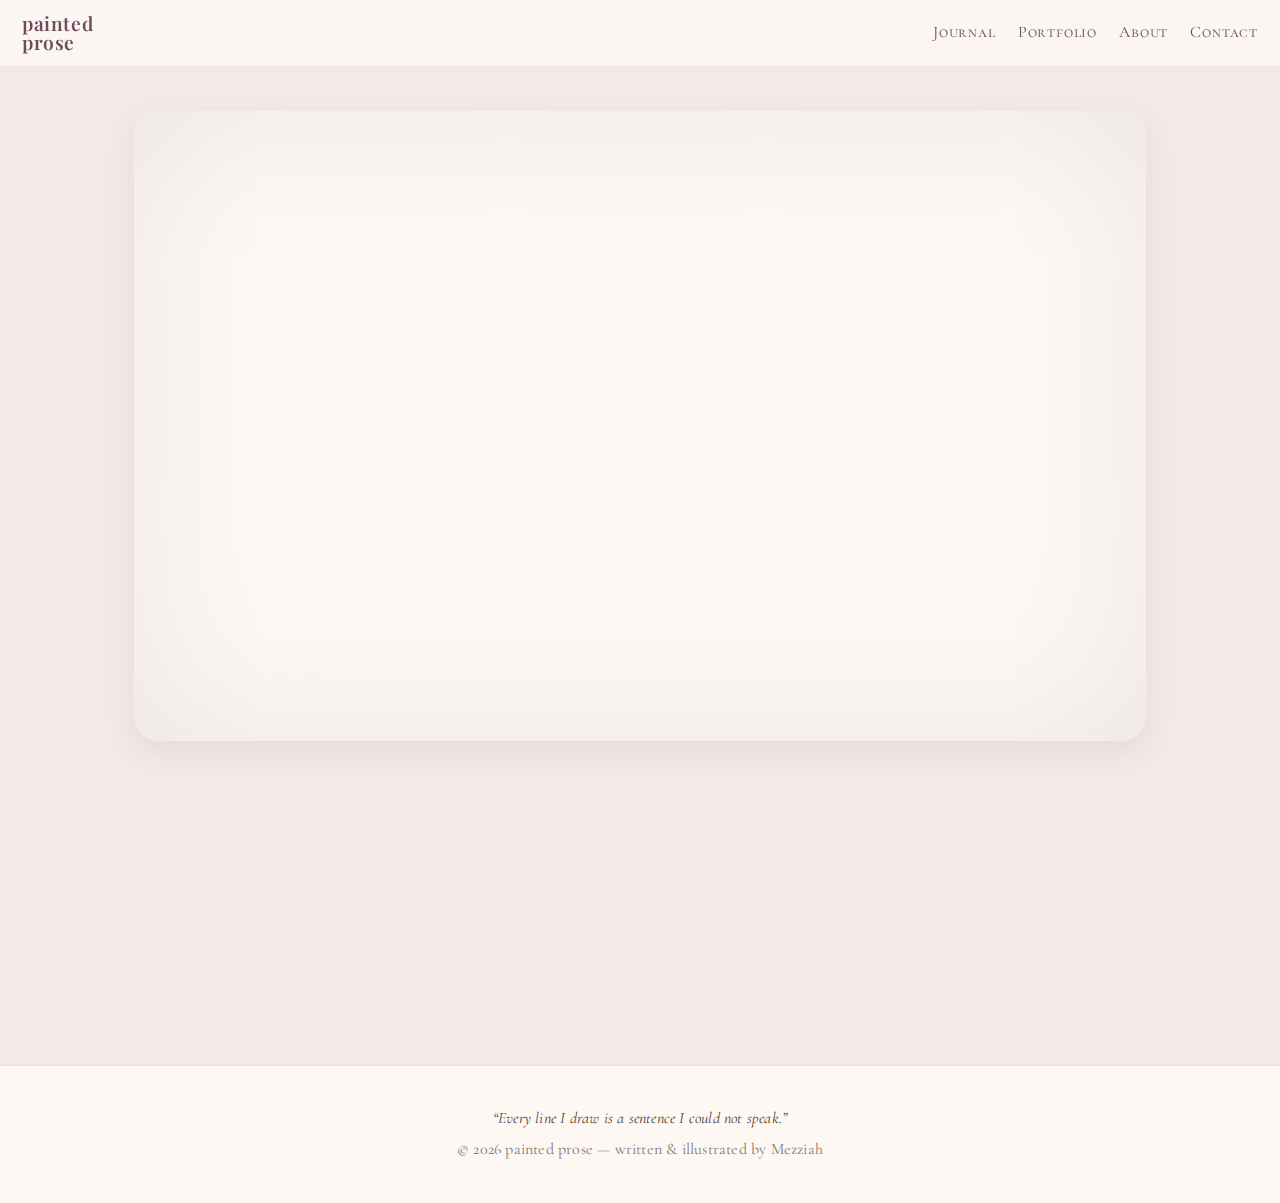
<file: index.html>
<!doctype html>
<html lang="en">
<head>
  <meta charset="UTF-8" />
  <meta name="viewport" content="width=device-width, initial-scale=1" />
  <meta name="description" content="painted prose — an illustrated diary by Mezziah" />
  <link rel="preconnect" href="https://fonts.googleapis.com">
  <link rel="preconnect" href="https://fonts.gstatic.com" crossorigin>
  <link href="https://fonts.googleapis.com/css2?family=Playfair+Display:ital,wght@0,400;0,600;1,400&family=Cormorant+Garamond:ital,wght@0,400;0,500;1,400&display=swap" rel="stylesheet">
  <link rel="stylesheet" href="styles.css" />
  <script defer src="script.js"></script>

  <title>painted prose — home</title>
</head>
<body class="page home">
    <header class="site-header">
      <a class="brand" href="index.html"><span class="brand-line">painted</span> <span class="brand-line">prose</span></a>
      <nav class="nav">
        <a href="journal.html">Journal</a>
        <a href="portfolio.html">Portfolio</a>
        <a href="about.html">About</a>
        <a href="contact.html">Contact</a>
      </nav>
    </header>

  <main>
    <section class="hero parchment">
      <div class="hero-inner fade-in">
        <h1 class="hero-title">painted prose</h1>
        <p class="tagline">An illustrated diary of words, pigment, and peculiar tenderness.</p>
        <a class="cta" href="journal.html">Enter the Journal</a>
      </div>
      <div class="hero-vignette" aria-hidden="true"></div>
    </section>

    <section class="tiles">
      <article class="tile fade-in">
        <h2>Latest Journal</h2>
        <p>Poetry, sketches, and field notes — updated as the mood shifts.</p>
        <a class="link" href="journal.html">Read entries</a>
      </article>

      <article class="tile fade-in">
        <h2>From the Portfolio</h2>
        <p>A curated cabinet of works: illustration series, visual poems, and projects.</p>
        <a class="link" href="portfolio.html">View portfolio</a>
      </article>

      <article class="tile fade-in">
        <h2>About the Artist</h2>
        <p>The archivist behind the diary — process, influences, and philosophy.</p>
        <a class="link" href="about.html">Meet Mezziah</a>
      </article>
    </section>
  </main>
    <footer class="site-footer">
      <p class="footer-quote">“Every line I draw is a sentence I could not speak.”</p>
      <p class="footer-small">© <span id="year"></span> painted prose — written & illustrated by Mezziah</p>
    </footer>

</body>
</html>
</file>
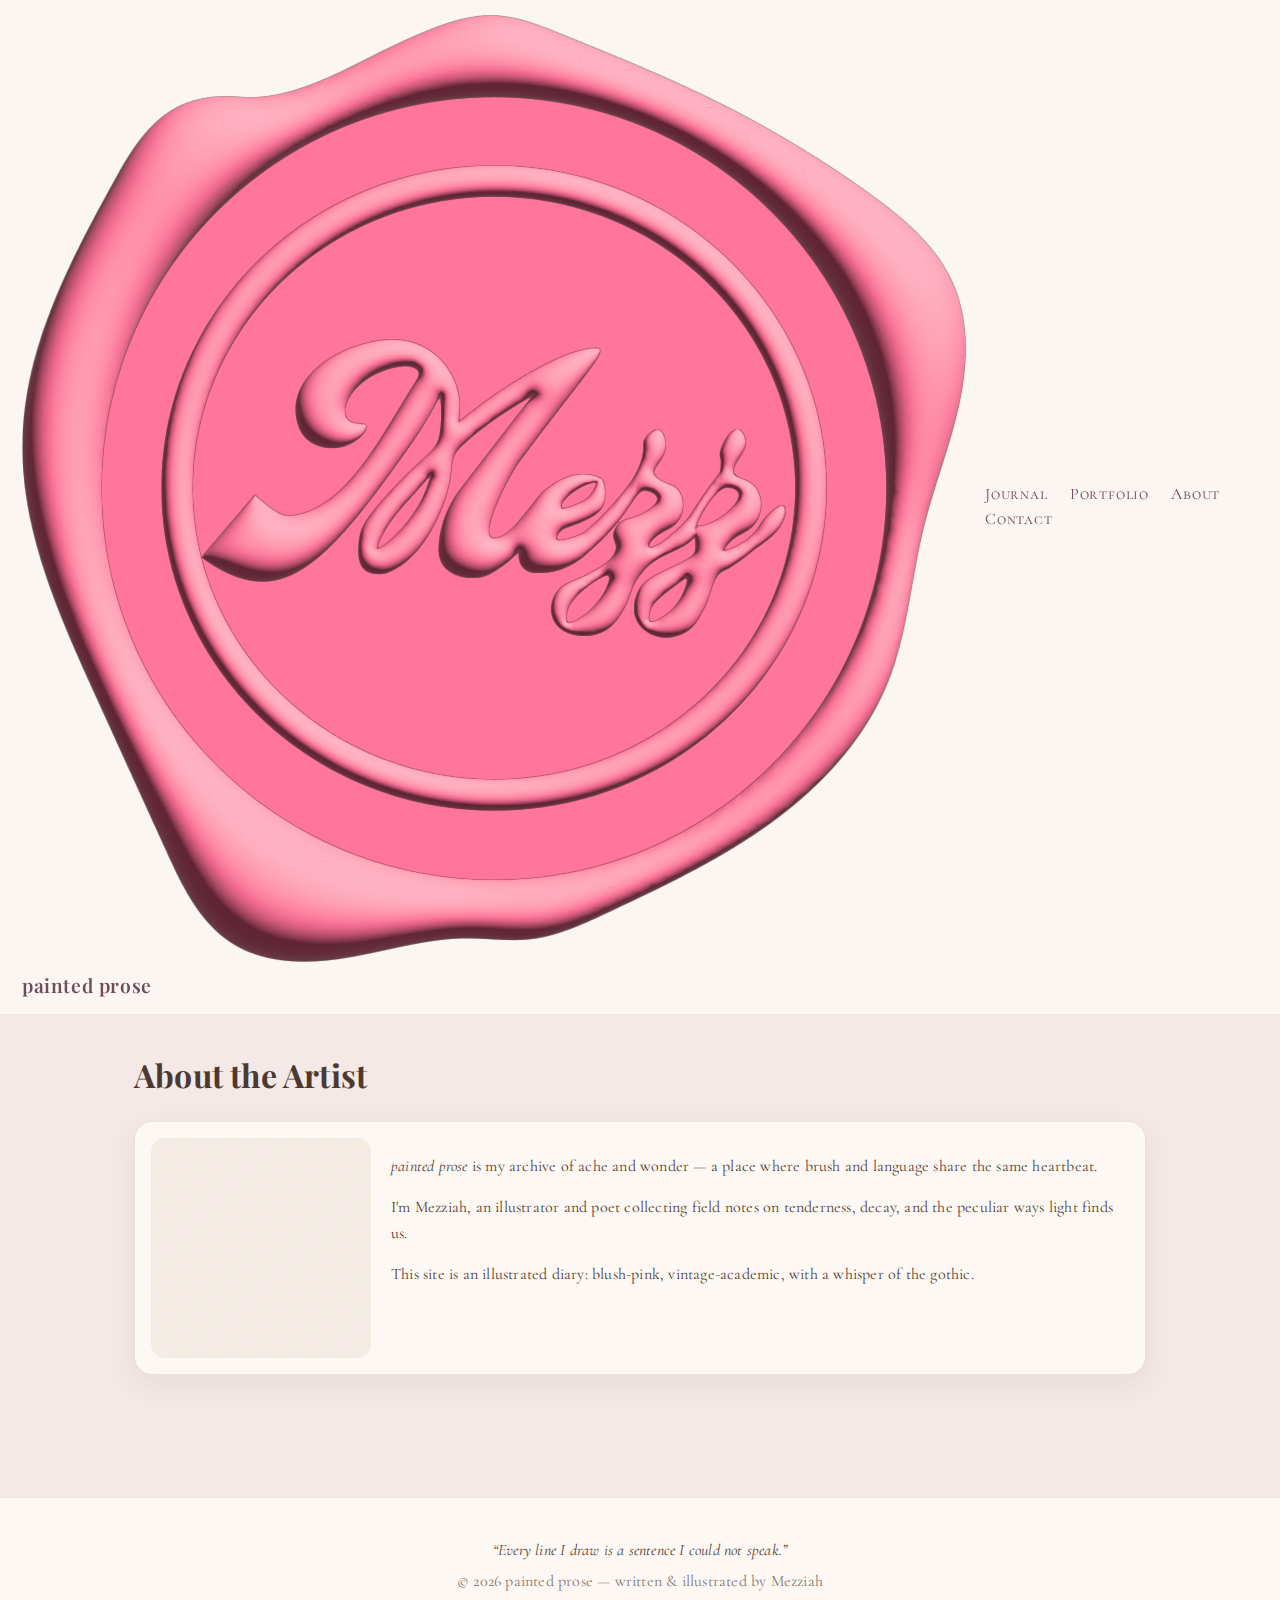
<file: about.html>
<!doctype html>
<html lang="en">
<head>
  <meta charset="UTF-8" />
  <meta name="viewport" content="width=device-width, initial-scale=1" />
  <meta name="description" content="painted prose — an illustrated diary by Mezziah" />
  <meta name="theme-color" content="#FBE4EA" />
  <link rel="icon" href="assets/images/seal.png" type="image/png">
  <link rel="preconnect" href="https://fonts.googleapis.com">
  <link rel="preconnect" href="https://fonts.gstatic.com" crossorigin>
  <link href="https://fonts.googleapis.com/css2?family=Playfair+Display:ital,wght@0,400;0,600;1,400&family=Cormorant+Garamond:ital,wght@0,400;0,500;1,400&display=swap" rel="stylesheet">
  <link rel="stylesheet" href="styles.css" />
  <script defer src="script.js"></script>

  <title>painted prose — about</title>
</head>
<body class="page about">
    <header class="site-header">
      <a class="brand" href="index.html">
        <img class="logo" src="assets/images/seal.png" alt="painted prose logo">
        <span class="brand-text">painted prose</span>
      </a>
      <nav class="nav">
        <a href="journal.html">Journal</a>
        <a href="portfolio.html">Portfolio</a>
        <a href="about.html">About</a>
        <a href="contact.html">Contact</a>
      </nav>
    </header>

  <main>

    <header class="page-header">
      <h1>About the Artist</h1>
    </header>

    <section class="about-wrap card">
      <div class="about-portrait placeholder"></div>
      <div class="about-text">
        <p><em>painted prose</em> is my archive of ache and wonder — a place where brush and language share the same heartbeat.</p>
        <p>I'm Mezziah, an illustrator and poet collecting field notes on tenderness, decay, and the peculiar ways light finds us.</p>
        <p>This site is an illustrated diary: blush-pink, vintage-academic, with a whisper of the gothic.</p>
      </div>
    </section>

  </main>
    <footer class="site-footer">
      <p class="footer-quote">“Every line I draw is a sentence I could not speak.”</p>
      <p class="footer-small">© <span id="year"></span> painted prose — written & illustrated by Mezziah</p>
    </footer>

</body>
</html>
</file>
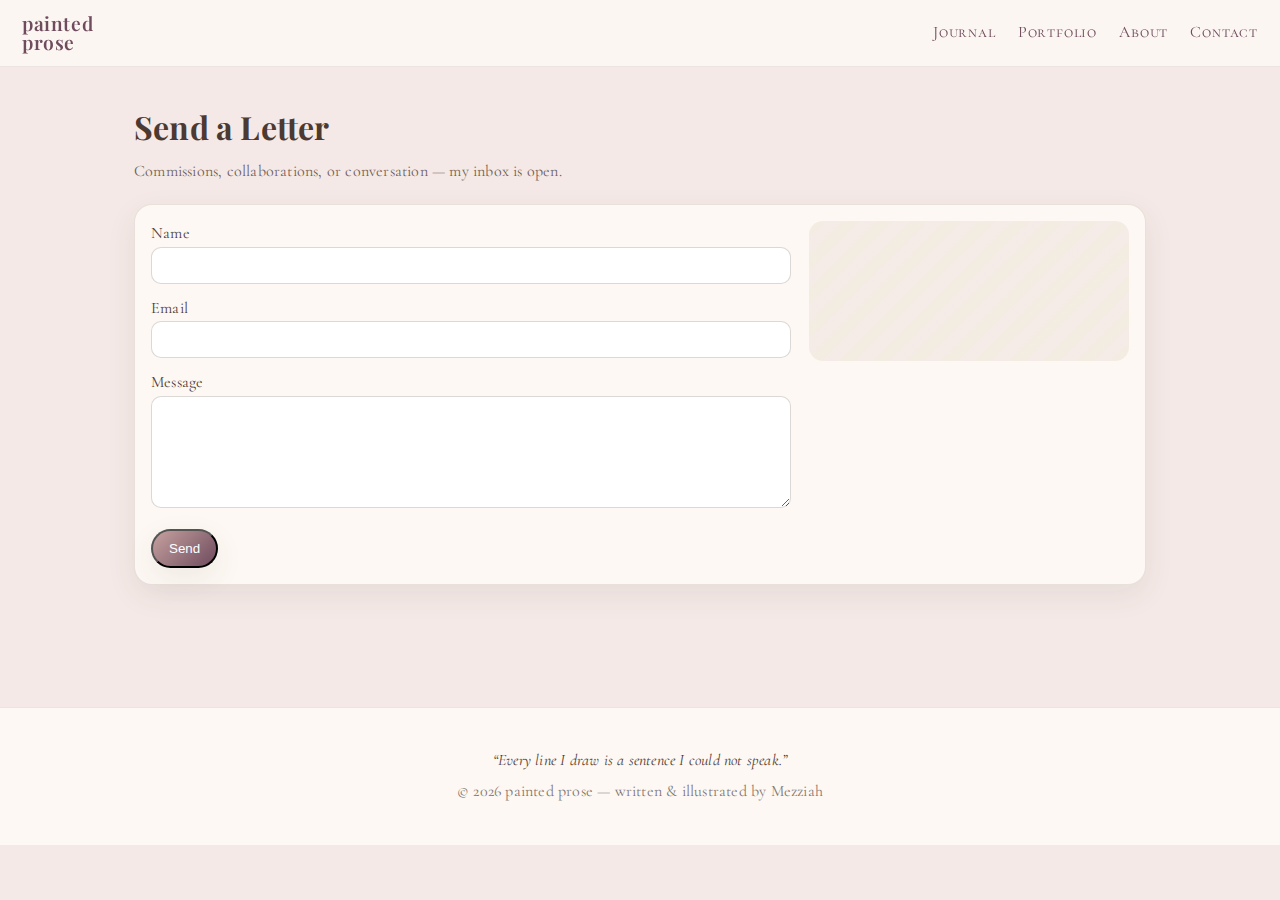
<file: contact.html>
<!doctype html>
<html lang="en">
<head>
  <meta charset="UTF-8" />
  <meta name="viewport" content="width=device-width, initial-scale=1" />
  <meta name="description" content="painted prose — an illustrated diary by Mezziah" />
  <link rel="preconnect" href="https://fonts.googleapis.com">
  <link rel="preconnect" href="https://fonts.gstatic.com" crossorigin>
  <link href="https://fonts.googleapis.com/css2?family=Playfair+Display:ital,wght@0,400;0,600;1,400&family=Cormorant+Garamond:ital,wght@0,400;0,500;1,400&display=swap" rel="stylesheet">
  <link rel="stylesheet" href="styles.css" />
  <script defer src="script.js"></script>

  <title>painted prose — contact</title>
</head>
<body class="page contact">
    <header class="site-header">
      <a class="brand" href="index.html"><span class="brand-line">painted</span> <span class="brand-line">prose</span></a>
      <nav class="nav">
        <a href="journal.html">Journal</a>
        <a href="portfolio.html">Portfolio</a>
        <a href="about.html">About</a>
        <a href="contact.html">Contact</a>
      </nav>
    </header>

  <main>
    <header class="page-header">
      <h1>Send a Letter</h1>
      <p class="subhead">Commissions, collaborations, or conversation — my inbox is open.</p>
    </header>

    <section class="contact-wrap card">
      <form class="contact-form" name="contact" method="post" data-netlify="true">
        <label>Name<input name="name" required /></label>
        <label>Email<input type="email" name="email" required /></label>
        <label>Message<textarea name="message" rows="6" required></textarea></label>
        <button class="cta" type="submit">Send</button>
      </form>
      <div class="contact-art placeholder"></div>
    </section>
  </main>
    <footer class="site-footer">
      <p class="footer-quote">“Every line I draw is a sentence I could not speak.”</p>
      <p class="footer-small">© <span id="year"></span> painted prose — written & illustrated by Mezziah</p>
    </footer>

</body>
</html>
</file>
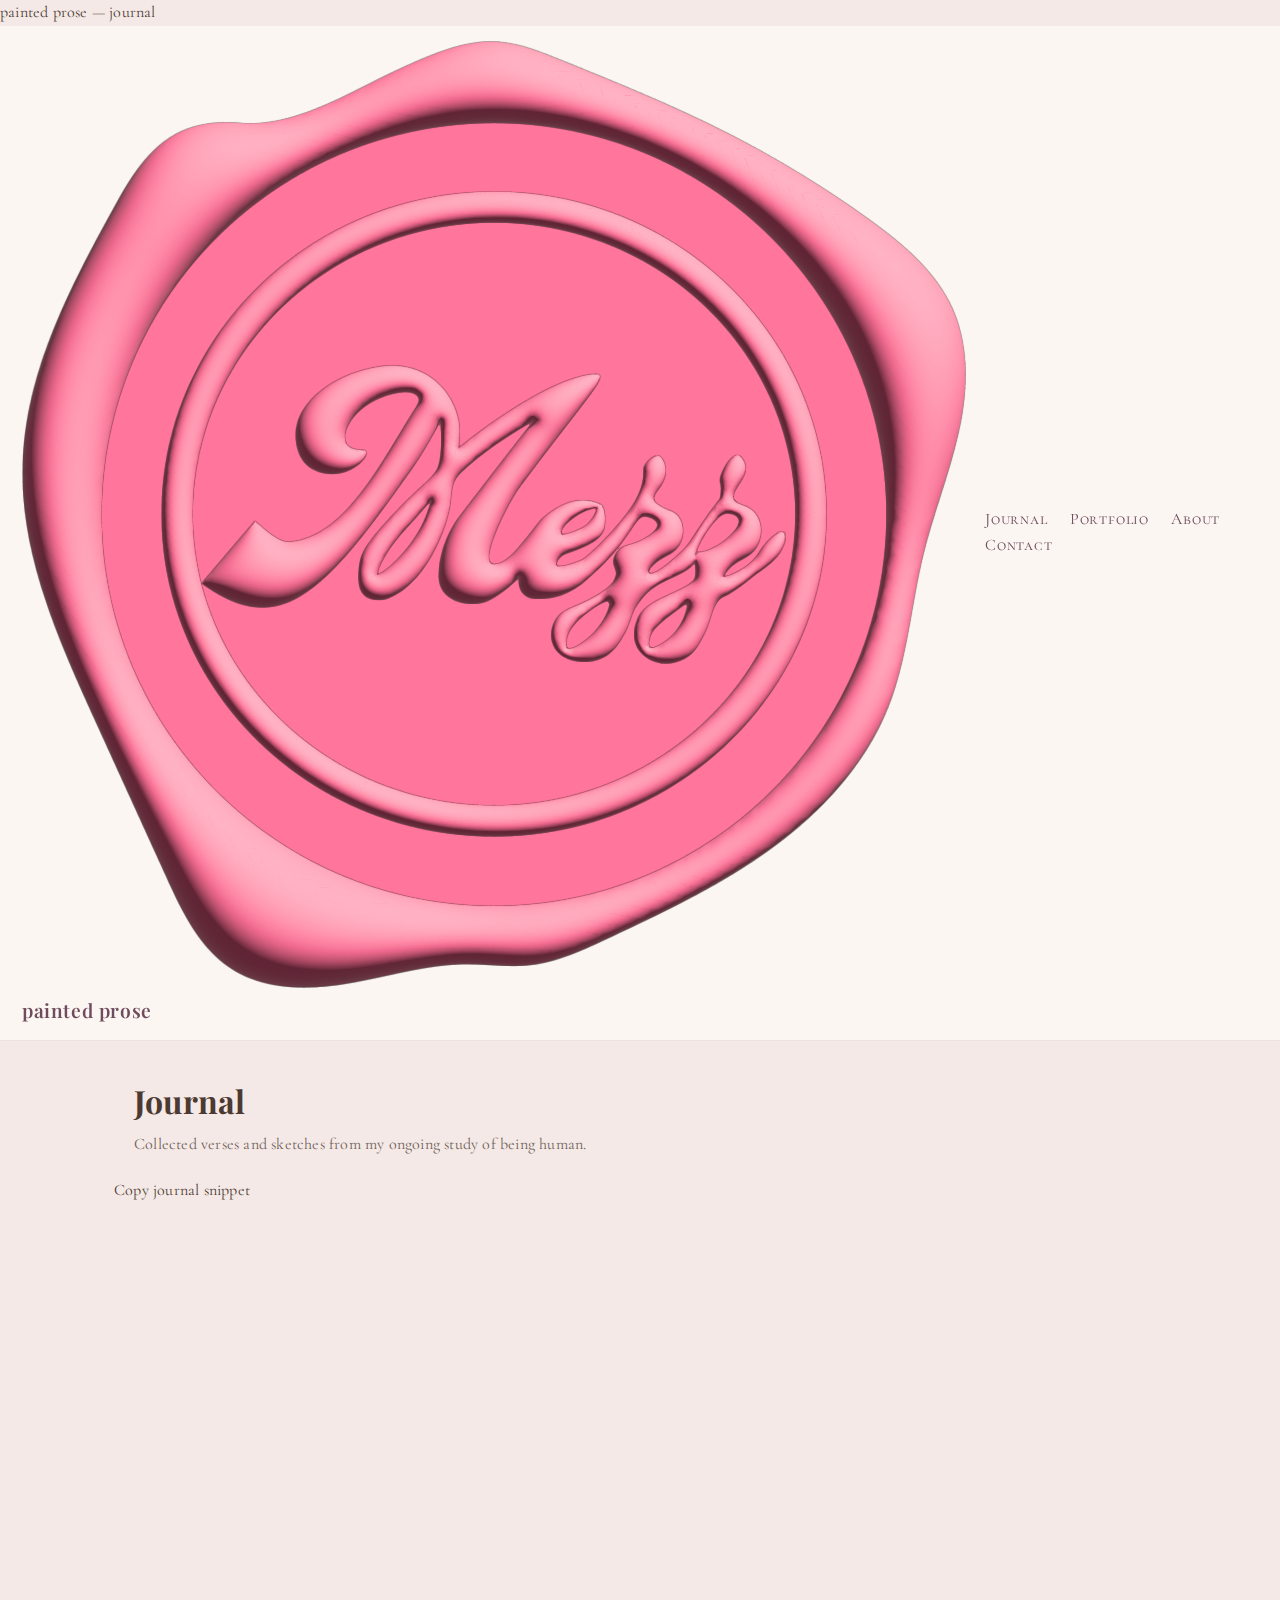
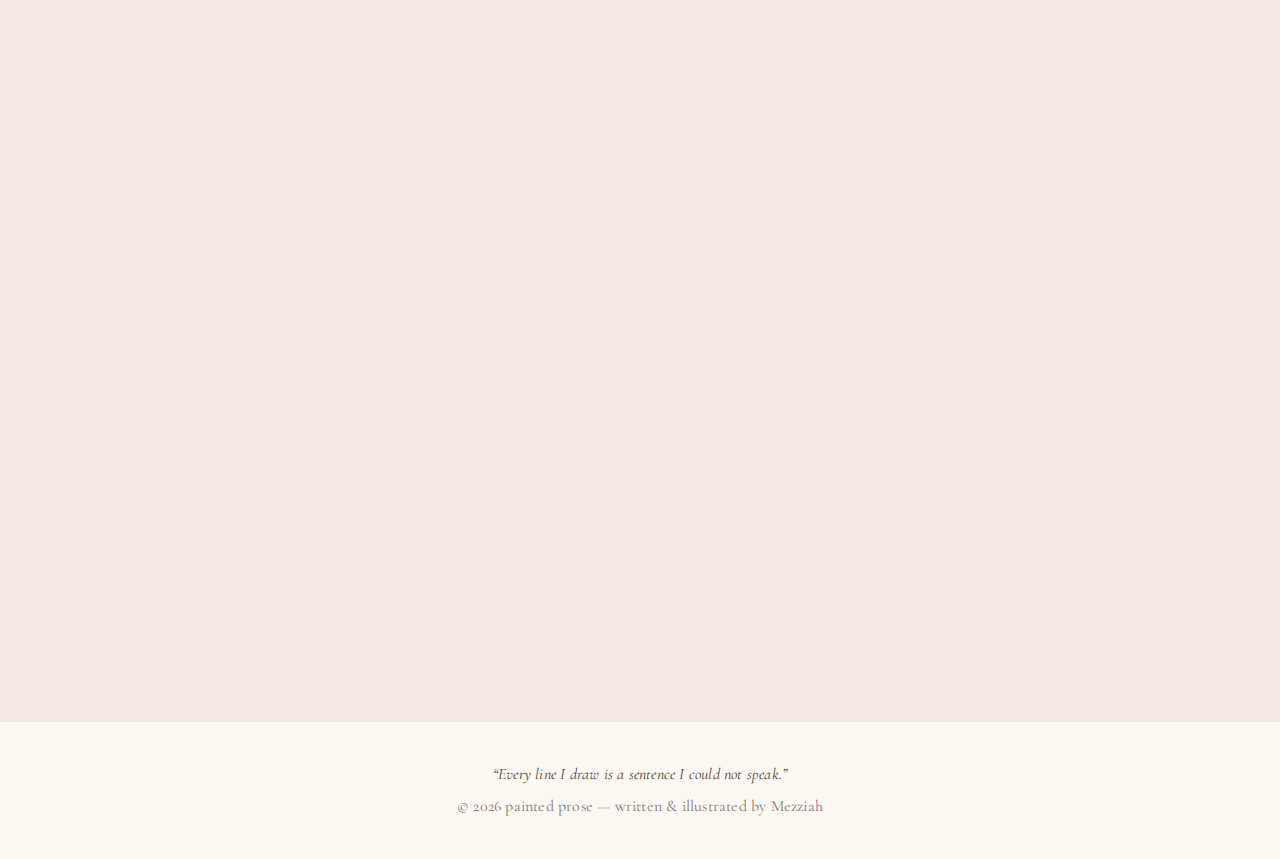
<file: journal.html>
<!doctype html>
<html lang="en">
<head>
  <link rel="stylesheet" href="styles-addendum.css" />
  <meta charset="UTF-8" />
  <meta name="viewport" content="width=device-width, initial-scale=1" />
  <meta name="description" content="painted prose — an illustrated diary by Mezziah" />
  <meta name="theme-color" content="#FBE4EA" />
  <link rel="icon" href="assets/images/seal.png" type="image/png">
  <link rel="preconnect" href="https://fonts.googleapis.com">
  <link rel="preconnect" href="https://fonts.gstatic.com" crossorigin>
  <link href="https://fonts.googleapis.com/css2?family=Playfair+Display:ital,wght@0,400;0,600;1,400&family=Cormorant+Garamond:ital,wght@0,400;0,500;1,400&display=swap" rel="stylesheet">
  <link rel="stylesheet" href="styles.css" />
  <link rel="stylesheet" href="assets/motion/animations.css" />
  <script defer src="script.js"></script>
  <script defer src="assets/motion/animations.js"></script

  <title>painted prose — journal</title>
</head>
<body class="page journal">
    <header class="site-header">
      <a class="brand" href="index.html">
        <img class="logo" src="assets/images/seal.png" alt="painted prose logo">
        <span class="brand-text">painted prose</span>
      </a>
      <nav class="nav">
        <a href="journal.html">Journal</a>
        <a href="portfolio.html">Portfolio</a>
        <a href="about.html">About</a>
        <a href="contact.html">Contact</a>
      </nav>
    </header>

  <main>

    <header class="page-header">
      <h1>Journal</h1>
      <p class="subhead">Collected verses and sketches from my ongoing study of being human.</p>
    </header>

    <section class="entries">
    Copy journal snippet
  
  <article class="entry card" data-tags="Poetry">
  <div class="entry-body">
    <h2 class="entry-title"><a href="posts/when-the-boogieman-dies.html">When the Boogieman Dies</a></h2>
    <p class="entry-excerpt">Rejoice. Rejoice that fear no longer clings, that I need not shrink beneath its wings.</p>
    <div class="entry-meta"><time>Nov. 10, 2025</time> · <span>Poetry</span></div>
  </div>
</article>

     <article class="entry card">
  <div class="entry-media placeholder"></div>
  <div class="entry-body">
    <h2 class="entry-title"><a href="posts/craving.html">craving</a></h2>
    <p class="entry-excerpt">Swelling under the skin, a fever that never breaks.</p>
    <div class="entry-meta">
      <time datetime="2025-11-10">Nov 10, 2025</time> · <span>Poetry</span>
    </div>
  </div>
</article>
<article class="entry card">
  <div class="entry-media placeholder"></div>
  <div class="entry-body">
    <h2 class="entry-title"><a href="posts/drought.html">drought</a></h2>
    <p class="entry-excerpt">I keep trying to pour, pour, and pour. Now this well is running dry.</p>
    <div class="entry-meta">
      <time datetime="2025-03-20">Mar 20, 2025</time> · <span>Poetry</span>
    </div>
  </div>
</article>
      <article class="entry card">
        <div class="entry-media placeholder"></div>
        <div class="entry-body">
          <h2 class="entry-title"><a href="#">An Apology</a></h2>
          <p class="entry-excerpt">Why won’t you love me? When day and night my purpose has only...</p>
          <div class="entry-meta">
            <time datetime="2025-03-18">Mar 18, 2025</time> · <span>Poetry</span>
          </div>
        </div>
      </article>
    </section>

  </main>
    <footer class="site-footer">
      <p class="footer-quote">“Every line I draw is a sentence I could not speak.”</p>
      <p class="footer-small">© <span id="year"></span> painted prose — written & illustrated by Mezziah</p>
    </footer>

</body>
</html>
</file>
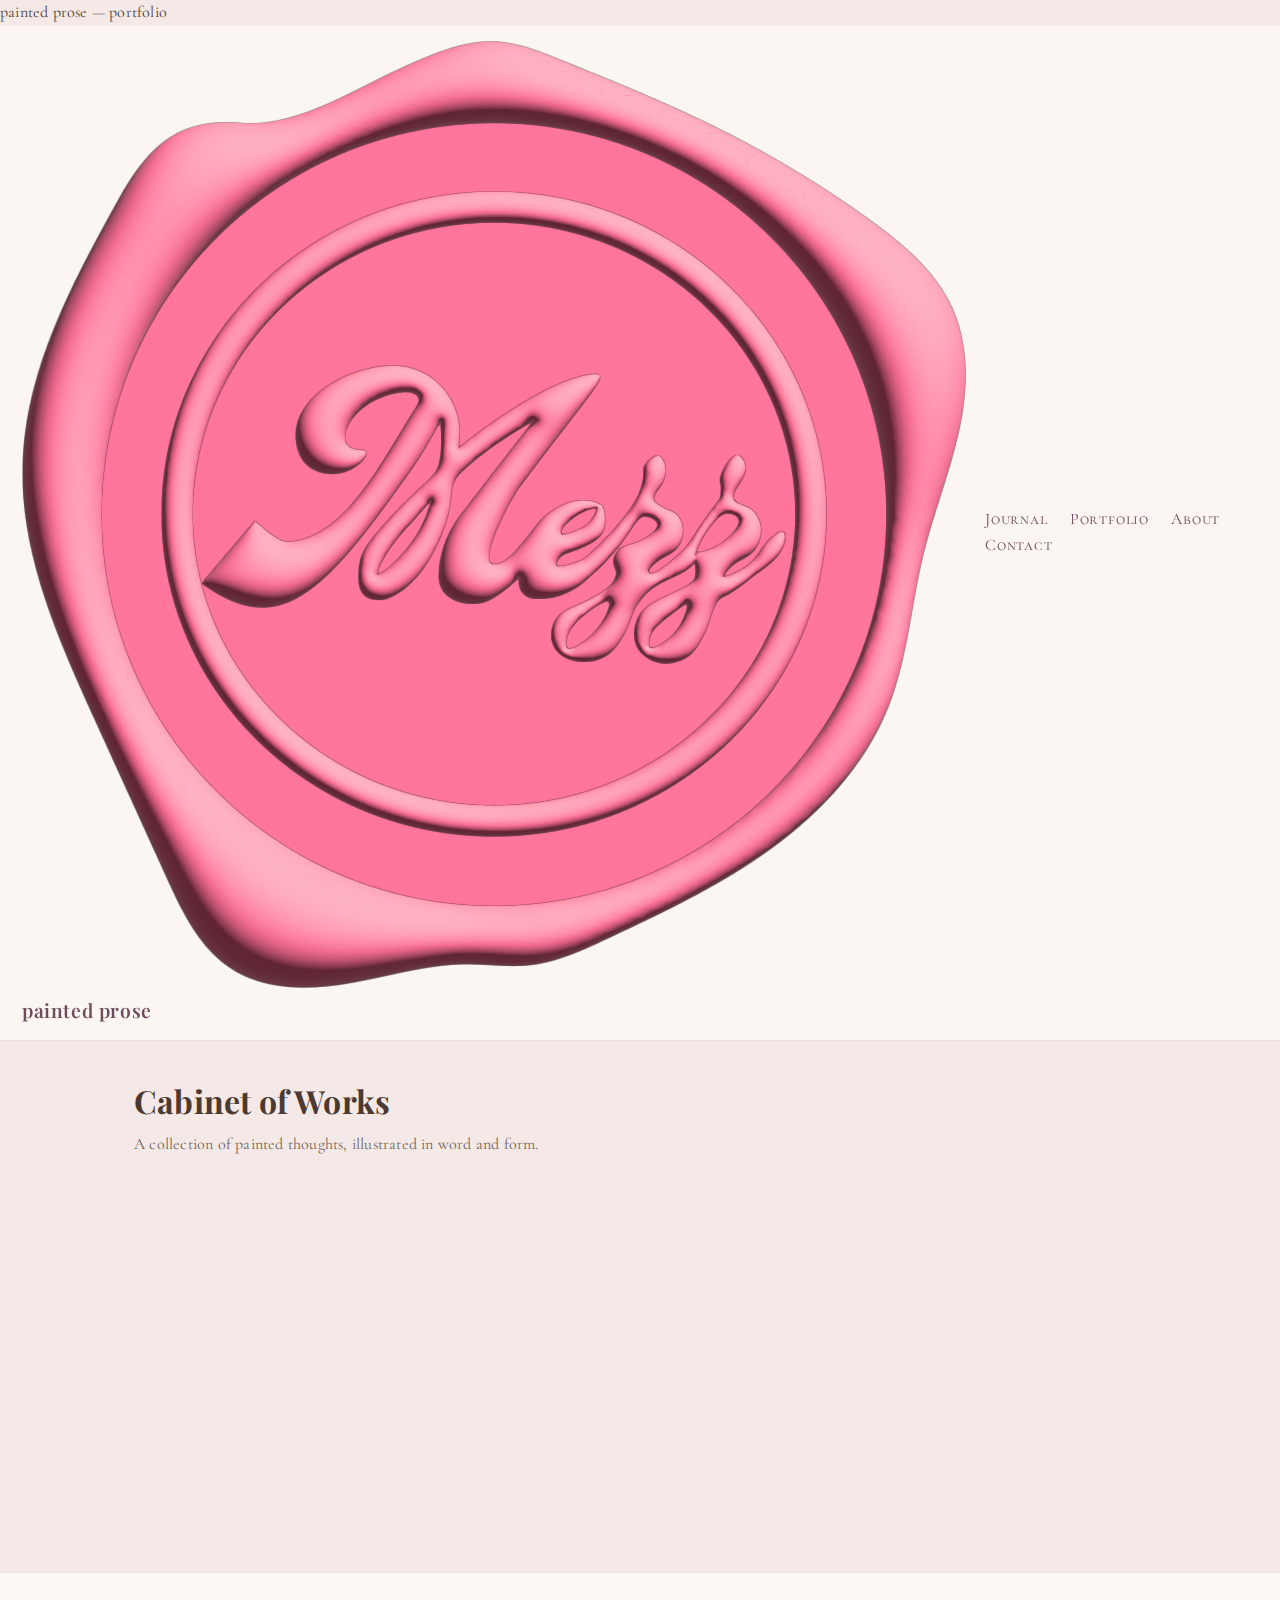
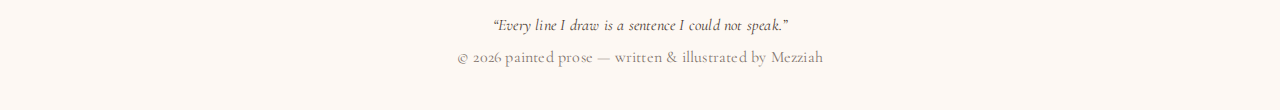
<file: portfolio.html>
<!doctype html>
<html lang="en">
<head>
  <meta charset="UTF-8" />
  <meta name="viewport" content="width=device-width, initial-scale=1" />
  <meta name="description" content="painted prose — an illustrated diary by Mezziah" />
  <meta name="theme-color" content="#FBE4EA" />
  <link rel="icon" href="assets/images/seal.png" type="image/png">
  <link rel="preconnect" href="https://fonts.googleapis.com">
  <link rel="preconnect" href="https://fonts.gstatic.com" crossorigin>
  <link href="https://fonts.googleapis.com/css2?family=Playfair+Display:ital,wght@0,400;0,600;1,400&family=Cormorant+Garamond:ital,wght@0,400;0,500;1,400&display=swap" rel="stylesheet">
  <link rel="stylesheet" href="styles.css" />
  <link rel="stylesheet" href="assets/motion/animations.css" />
  <script defer src="script.js"></script>
  <script defer src="assets/motion/animations.js"></script

  <title>painted prose — portfolio</title>
</head>
<body class="page portfolio">
    <header class="site-header">
      <a class="brand" href="index.html">
        <img class="logo" src="assets/images/seal.png" alt="painted prose logo">
        <span class="brand-text">painted prose</span>
      </a>
      <nav class="nav">
        <a href="journal.html">Journal</a>
        <a href="portfolio.html">Portfolio</a>
        <a href="about.html">About</a>
        <a href="contact.html">Contact</a>
      </nav>
    </header>

  <main>

    <header class="page-header">
      <h1>Cabinet of Works</h1>
      <p class="subhead">A collection of painted thoughts, illustrated in word and form.</p>
    </header>

    <section class="gallery">
      <figure class="gallery-item card">
        <div class="gallery-media placeholder"></div>
        <figcaption>Mantid Reverie · Illustration</figcaption>
      </figure>
      <figure class="gallery-item card">
        <div class="gallery-media placeholder"></div>
        <figcaption>Black Honey · Visual Poem</figcaption>
      </figure>
      <figure class="gallery-item card">
        <div class="gallery-media placeholder"></div>
        <figcaption>Pressed Echoes · Project</figcaption>
      </figure>
    </section>

  </main>
    <footer class="site-footer">
      <p class="footer-quote">“Every line I draw is a sentence I could not speak.”</p>
      <p class="footer-small">© <span id="year"></span> painted prose — written & illustrated by Mezziah</p>
    </footer>

</body>
</html>
</file>
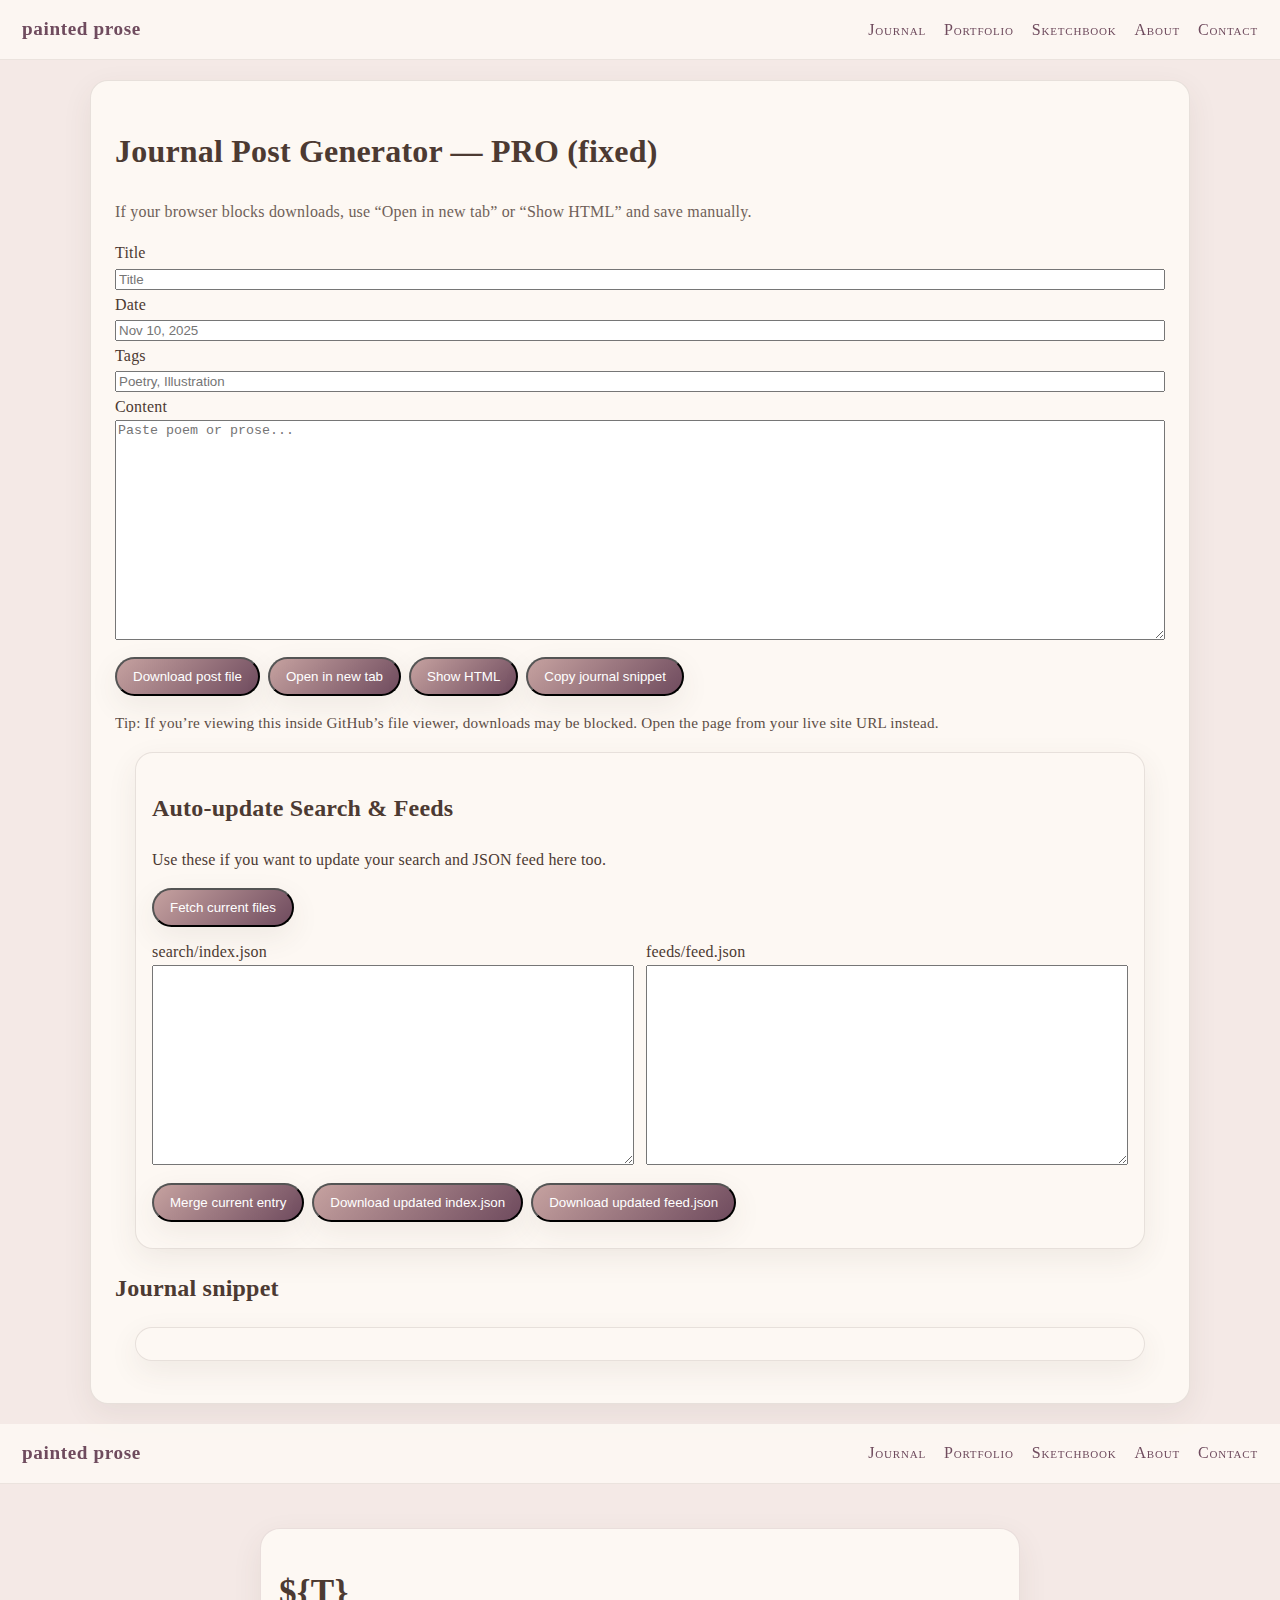
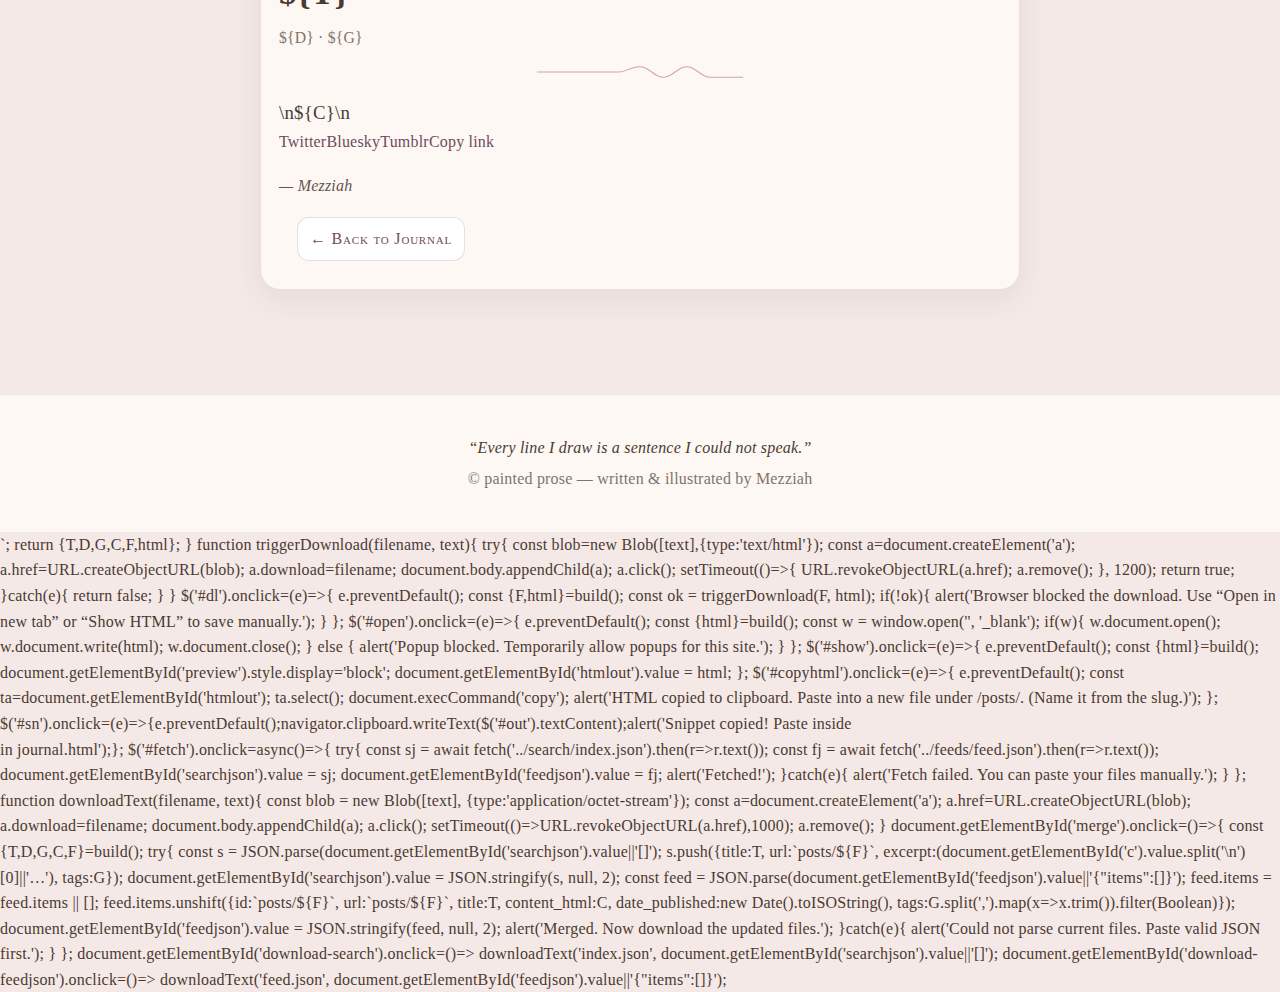
<file: post-maker-pro.html>
<!doctype html><html lang="en"><head>
<meta charset="UTF-8"/><meta name="viewport" content="width=device-width, initial-scale=1"/>
<title>Post Generator PRO — painted prose (fixed)</title>
<link rel="stylesheet" href="../styles.css"/><link rel="stylesheet" href="../styles-addendum.css"/>
<style>
.tools main{max-width:1100px;margin:20px auto}
.actions{display:flex;flex-wrap:wrap;gap:8px;margin:10px 0}
.actions .cta{white-space:nowrap}
#preview{display:none;margin-top:12px}
#preview textarea{width:100%;min-height:320px}
.note{font-size:.95rem;opacity:.9}
</style>
</head><body class="page tools">
<header class="site-header"><a class="brand" href="../index.html"><span class="brand-text">painted prose</span></a>
<nav class="nav"><a href="../journal.html">Journal</a><a href="../portfolio.html">Portfolio</a><a href="../sketchbook.html">Sketchbook</a><a href="../about.html">About</a><a href="../contact.html">Contact</a></nav></header>
<main class="card">
<h1>Journal Post Generator — PRO (fixed)</h1>
<p class="subhead">If your browser blocks downloads, use “Open in new tab” or “Show HTML” and save manually.</p>
<section>
  <label>Title <input id="t" style="width:100%" placeholder="Title"></label>
  <label>Date <input id="d" placeholder="Nov 10, 2025" style="width:100%"></label>
  <label>Tags <input id="g" placeholder="Poetry, Illustration" style="width:100%"></label>
  <label>Content<textarea id="c" style="width:100%;min-height:220px" placeholder="Paste poem or prose..."></textarea></label>
  <div class="actions">
    <button class="cta" id="dl">Download post file</button>
    <button class="cta" id="open">Open in new tab</button>
    <button class="cta" id="show">Show HTML</button>
    <button class="cta" id="sn">Copy journal snippet</button>
  </div>
  <p class="note">Tip: If you’re viewing this inside GitHub’s file viewer, downloads may be blocked. Open the page from your live site URL instead.</p>
</section>

<section id="preview" class="card">
  <h2>Post HTML (manual save)</h2>
  <p class="note">Copy this into a new file under <code>/posts/</code> and name it from the slug (e.g., <code>my-title.html</code>).</p>
  <textarea id="htmlout"></textarea>
  <div class="actions">
    <button class="cta" id="copyhtml">Copy HTML</button>
  </div>
</section>

<section class="card" style="margin-top:16px">
  <h2>Auto-update Search & Feeds</h2>
  <p>Use these if you want to update your search and JSON feed here too.</p>
  <button class="cta" id="fetch">Fetch current files</button>
  <div class="grid" style="display:grid;grid-template-columns:1fr 1fr;gap:12px;margin-top:12px">
    <div><label>search/index.json<textarea id="searchjson" style="width:100%;min-height:200px"></textarea></label></div>
    <div><label>feeds/feed.json<textarea id="feedjson" style="width:100%;min-height:200px"></textarea></label></div>
  </div>
  <div class="actions">
    <button class="cta" id="merge">Merge current entry</button>
    <button class="cta" id="download-search">Download updated index.json</button>
    <button class="cta" id="download-feedjson">Download updated feed.json</button>
  </div>
</section>

<h2 class="sr-only">Journal snippet</h2>
<pre id="out" class="card" style="white-space:pre-wrap;margin-top:16px"></pre>
</main>
<script>
const $=s=>document.querySelector(s);
const esc=s=>s.replace(/[&<>]/g,m=>({'&':'&amp;','<':'&lt;','>':'&gt;'}[m]));
const slug=s=>s.toLowerCase().trim().replace(/[^a-z0-9\s-]/g,'').replace(/\s+/g,'-').replace(/-+/g,'-');
const paras=t=>t.split(/\n\s*\n/).map(x=>x.trim()).filter(Boolean).map(p=>`<p>${esc(p).replace(/\n/g,'<br>')}</p>`).join('\n');
function build(){
  const T=$('#t').value||'Untitled', D=$('#d').value||new Date().toLocaleDateString(undefined,{year:'numeric',month:'short',day:'numeric'});
  const G=$('#g').value||'Poetry', C=paras($('#c').value||'Write something tender and a little feral.'), F=slug(T)+'.html';
  $('#out').textContent = `<article class="entry card" data-tags="${G}">\n  <div class="entry-body">\n    <h2 class="entry-title"><a href="posts/${F}">${T}</a></h2>\n    <p class="entry-excerpt">${($('#c').value.split('\n')[0]||'…')}</p>\n    <div class="entry-meta"><time>${D}</time> · <span>${(G.split(',')[0]||'')}</span></div>\n  </div>\n</article>`;
  const html=`<!doctype html><html lang="en"><head><meta charset="UTF-8"/><meta name="viewport" content="width=device-width, initial-scale=1"/><title>${T} — painted prose</title><link rel="stylesheet" href="../styles.css"/><link rel="stylesheet" href="../styles-addendum.css"/><link rel="stylesheet" href="../share.css"/><script defer src="../script.js"></script><script defer src="../share.js"></script></head><body class="page post-page"><header class="site-header"><a class="brand" href="../index.html"><span class="brand-text">painted prose</span></a><nav class="nav"><a href="../journal.html">Journal</a><a href="../portfolio.html">Portfolio</a><a href="../sketchbook.html">Sketchbook</a><a href="../about.html">About</a><a href="../contact.html">Contact</a></nav></header><main><article class="post card"><h1 class="post-title">${T}</h1><div class="post-meta">${D} · ${G}</div><img class="ornament" src="../assets/ornaments/divider.svg" alt="divider"/><section class="content">\n${C}\n</section><div class="share" data-url="" data-title="${T}"><a data-share="twitter" class="share-btn" href="#" target="_blank" rel="noopener">Twitter</a><a data-share="bluesky" class="share-btn" href="#" target="_blank" rel="noopener">Bluesky</a><a data-share="tumblr" class="share-btn" href="#" target="_blank" rel="noopener">Tumblr</a><a data-share="copy" class="share-btn" href="#">Copy link</a></div><p class="signature">— Mezziah</p><div class="nav"><a href="../journal.html">← Back to Journal</a><span></span></div></article></main><footer class="site-footer"><p class="footer-quote">“Every line I draw is a sentence I could not speak.”</p><p class="footer-small">© <span id="year"></span> painted prose — written & illustrated by Mezziah</p></footer></body></html>`;
  return {T,D,G,C,F,html};
}
function triggerDownload(filename, text){
  try{
    const blob=new Blob([text],{type:'text/html'});
    const a=document.createElement('a');
    a.href=URL.createObjectURL(blob); a.download=filename;
    document.body.appendChild(a); a.click();
    setTimeout(()=>{ URL.revokeObjectURL(a.href); a.remove(); }, 1200);
    return true;
  }catch(e){ return false; }
}

$('#dl').onclick=(e)=>{
  e.preventDefault();
  const {F,html}=build();
  const ok = triggerDownload(F, html);
  if(!ok){ alert('Browser blocked the download. Use “Open in new tab” or “Show HTML” to save manually.'); }
};

$('#open').onclick=(e)=>{
  e.preventDefault();
  const {html}=build();
  const w = window.open('', '_blank');
  if(w){ w.document.open(); w.document.write(html); w.document.close(); }
  else { alert('Popup blocked. Temporarily allow popups for this site.'); }
};

$('#show').onclick=(e)=>{
  e.preventDefault();
  const {html}=build();
  document.getElementById('preview').style.display='block';
  document.getElementById('htmlout').value = html;
};

$('#copyhtml').onclick=(e)=>{
  e.preventDefault();
  const ta=document.getElementById('htmlout'); ta.select(); document.execCommand('copy');
  alert('HTML copied to clipboard. Paste into a new file under /posts/. (Name it from the slug.)');
};

$('#sn').onclick=(e)=>{e.preventDefault();navigator.clipboard.writeText($('#out').textContent);alert('Snippet copied! Paste inside <section class="entries"> in journal.html');};

$('#fetch').onclick=async()=>{
  try{
    const sj = await fetch('../search/index.json').then(r=>r.text());
    const fj = await fetch('../feeds/feed.json').then(r=>r.text());
    document.getElementById('searchjson').value = sj; document.getElementById('feedjson').value = fj;
    alert('Fetched!');
  }catch(e){ alert('Fetch failed. You can paste your files manually.'); }
};

function downloadText(filename, text){
  const blob = new Blob([text], {type:'application/octet-stream'});
  const a=document.createElement('a'); a.href=URL.createObjectURL(blob); a.download=filename; document.body.appendChild(a); a.click(); setTimeout(()=>URL.revokeObjectURL(a.href),1000); a.remove();
}

document.getElementById('merge').onclick=()=>{
  const {T,D,G,C,F}=build();
  try{
    const s = JSON.parse(document.getElementById('searchjson').value||'[]');
    s.push({title:T, url:`posts/${F}`, excerpt:(document.getElementById('c').value.split('\n')[0]||'…'), tags:G});
    document.getElementById('searchjson').value = JSON.stringify(s, null, 2);
    const feed = JSON.parse(document.getElementById('feedjson').value||'{"items":[]}');
    feed.items = feed.items || [];
    feed.items.unshift({id:`posts/${F}`, url:`posts/${F}`, title:T, content_html:C, date_published:new Date().toISOString(), tags:G.split(',').map(x=>x.trim()).filter(Boolean)});
    document.getElementById('feedjson').value = JSON.stringify(feed, null, 2);
    alert('Merged. Now download the updated files.');
  }catch(e){
    alert('Could not parse current files. Paste valid JSON first.');
  }
};

document.getElementById('download-search').onclick=()=> downloadText('index.json', document.getElementById('searchjson').value||'[]');
document.getElementById('download-feedjson').onclick=()=> downloadText('feed.json', document.getElementById('feedjson').value||'{"items":[]}');
</script>
</body></html>
</file>
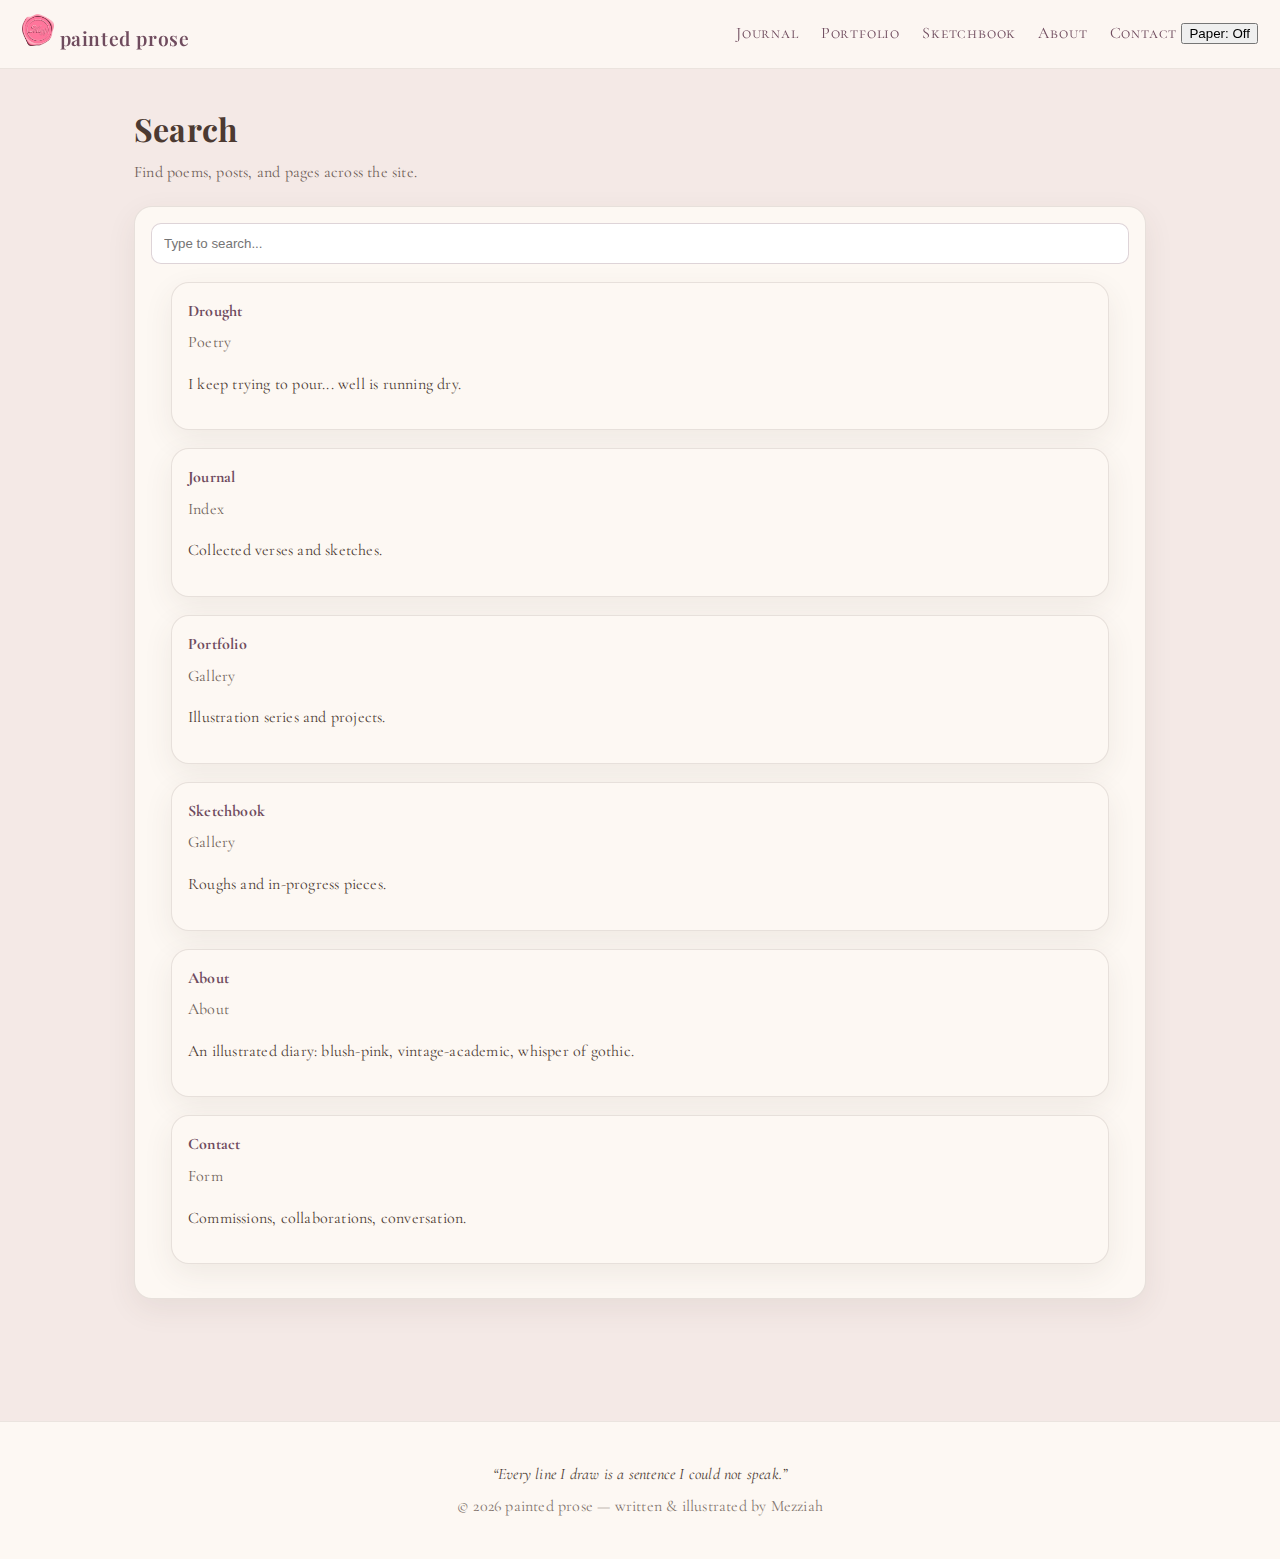
<file: search.html>
<!doctype html>
<html lang="en">
<head>
  <meta charset="UTF-8" />
  <meta name="viewport" content="width=device-width, initial-scale=1" />
  <meta name="theme-color" content="#FBE4EA" />
  <link rel="icon" href="assets/images/seal.png" type="image/png">
  <link rel="manifest" href="manifest.webmanifest">
  <link rel="preconnect" href="https://fonts.googleapis.com">
  <link rel="preconnect" href="https://fonts.gstatic.com" crossorigin>
  <link href="https://fonts.googleapis.com/css2?family=Playfair+Display:ital,wght@0,400;0,600;1,400&family=Cormorant+Garamond:ital,wght@0,400;0,500;1,400&display=swap" rel="stylesheet">
  <link rel="stylesheet" href="styles.css" />
  <link rel="stylesheet" href="styles-addendum.css" />
  <link rel="stylesheet" href="journal-enhancements.css" />
  <link rel="stylesheet" href="assets/motion/animations.css" />
  <link rel="stylesheet" href="textures.css" />
  <link rel="stylesheet" href="share.css" />
  <script defer src="script.js"></script>
  <script defer src="journal-enhancements.js"></script>
  <script defer src="assets/motion/animations.js"></script>
  <script defer src="toggle-parchment.js"></script>
  <script defer src="share.js"></script>
  <!-- SEO & Social -->
  <meta name="description" content="painted prose — an illustrated diary by Mezziah">
  <meta property="og:title" content="painted prose">
  <meta property="og:description" content="An illustrated diary — poetry, sketches, and portfolio.">
  <meta property="og:type" content="website">
  <meta property="og:image" content="assets/images/banner.png">
  <meta name="twitter:card" content="summary_large_image">


  <title>Search — painted prose</title>
</head>
<body class="page search">
    <header class="site-header">
      <a class="brand" href="index.html">
        <img class="logo" src="assets/images/seal.png" width="32" height="32" loading="lazy" alt="painted prose logo">
        <span class="brand-text">painted prose</span>
      </a>
      <nav class="nav">
        <a href="journal.html">Journal</a>
        <a href="portfolio.html">Portfolio</a>
        <a href="sketchbook.html">Sketchbook</a>
        <a href="about.html">About</a>
        <a href="contact.html">Contact</a>
      </nav>
    </header>
  <main>

    <header class="page-header">
      <h1>Search</h1>
      <p class="subhead">Find poems, posts, and pages across the site.</p>
    </header>
    <section class="card">
      <input id="q" placeholder="Type to search..." style="width:100%;padding:12px;border:1px solid rgba(90,42,58,.2);border-radius:10px;background:#fff" />
      <div id="hits" style="margin-top:12px"></div>
    </section>
    <script>
      const $=s=>document.querySelector(s);
      fetch('search/index.json').then(r=>r.json()).then(idx=>{
        const render=(list)=>{
          const hits = list.map(x=>`<div class="card"><a class="link" href="${x.url}"><strong>${x.title}</strong></a><div class="subhead">${x.tags||''}</div><p>${x.excerpt||''}</p></div>`).join('');
          $('#hits').innerHTML = hits || '<p>No matches yet.</p>';
        };
        render(idx);
        $('#q').addEventListener('input', e=>{
          const q=e.target.value.toLowerCase().trim();
          const res = idx.filter(x=>(x.title+x.excerpt+(x.tags||'')).toLowerCase().includes(q));
          render(res);
        });
      });
    </script>

  </main>
    <footer class="site-footer">
      <p class="footer-quote">“Every line I draw is a sentence I could not speak.”</p>
      <p class="footer-small">© <span id="year"></span> painted prose — written & illustrated by Mezziah</p>
    </footer>
</body>
</html>
</file>
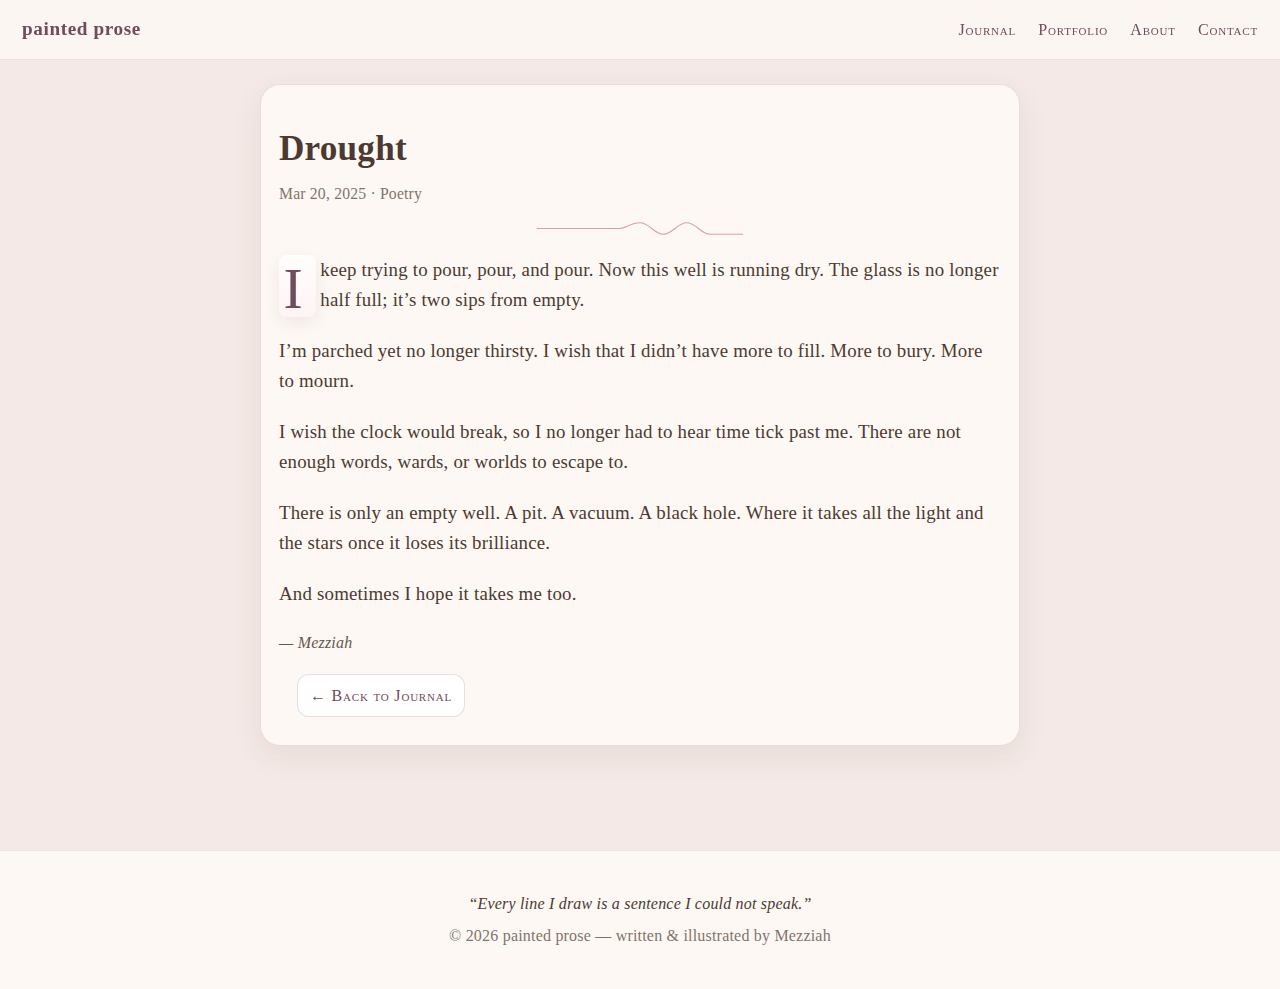
<file: posts/drought.html>
<!doctype html>
<html lang="en">
<head>
  <meta charset="UTF-8" />
  <meta name="viewport" content="width=device-width, initial-scale=1" />
  <title>Drought — painted prose</title>
  <link rel="stylesheet" href="../styles.css" />
  <link rel="stylesheet" href="../styles-addendum.css" />
  <script defer src="../script.js"></script>
</head>
<body class="page post-page">
  <header class="site-header">
    <a class="brand" href="../index.html"><span class="brand-text">painted prose</span></a>
    <nav class="nav">
      <a href="../journal.html">Journal</a>
      <a href="../portfolio.html">Portfolio</a>
      <a href="../about.html">About</a>
      <a href="../contact.html">Contact</a>
    </nav>
  </header>

  <main>
    <article class="post card">
      <h1 class="post-title">Drought</h1>
      <div class="post-meta">Mar 20, 2025 · Poetry</div>
      <img class="ornament" src="../assets/ornaments/divider.svg" alt="divider"/>
      <section class="content">
<p>I keep trying to pour, pour, and pour. Now this well is running dry. The glass is no longer half full; it’s two sips from empty.</p>
<p>I’m parched yet no longer thirsty. I wish that I didn’t have more to fill. More to bury. More to mourn.</p>
<p>I wish the clock would break, so I no longer had to hear time tick past me. There are not enough words, wards, or worlds to escape to.</p>
<p>There is only an empty well. A pit. A vacuum. A black hole. Where it takes all the light and the stars once it loses its brilliance.</p>
<p>And sometimes I hope it takes me too.</p>

      </section>
      <p class="signature">— Mezziah</p>
      <div class="nav">
        <a href="../journal.html">← Back to Journal</a>
        <span></span>
      </div>
    </article>
  </main>

  <footer class="site-footer">
    <p class="footer-quote">“Every line I draw is a sentence I could not speak.”</p>
    <p class="footer-small">© <span id="year"></span> painted prose — written & illustrated by Mezziah</p>
  </footer>
</body>
</html>
</file>
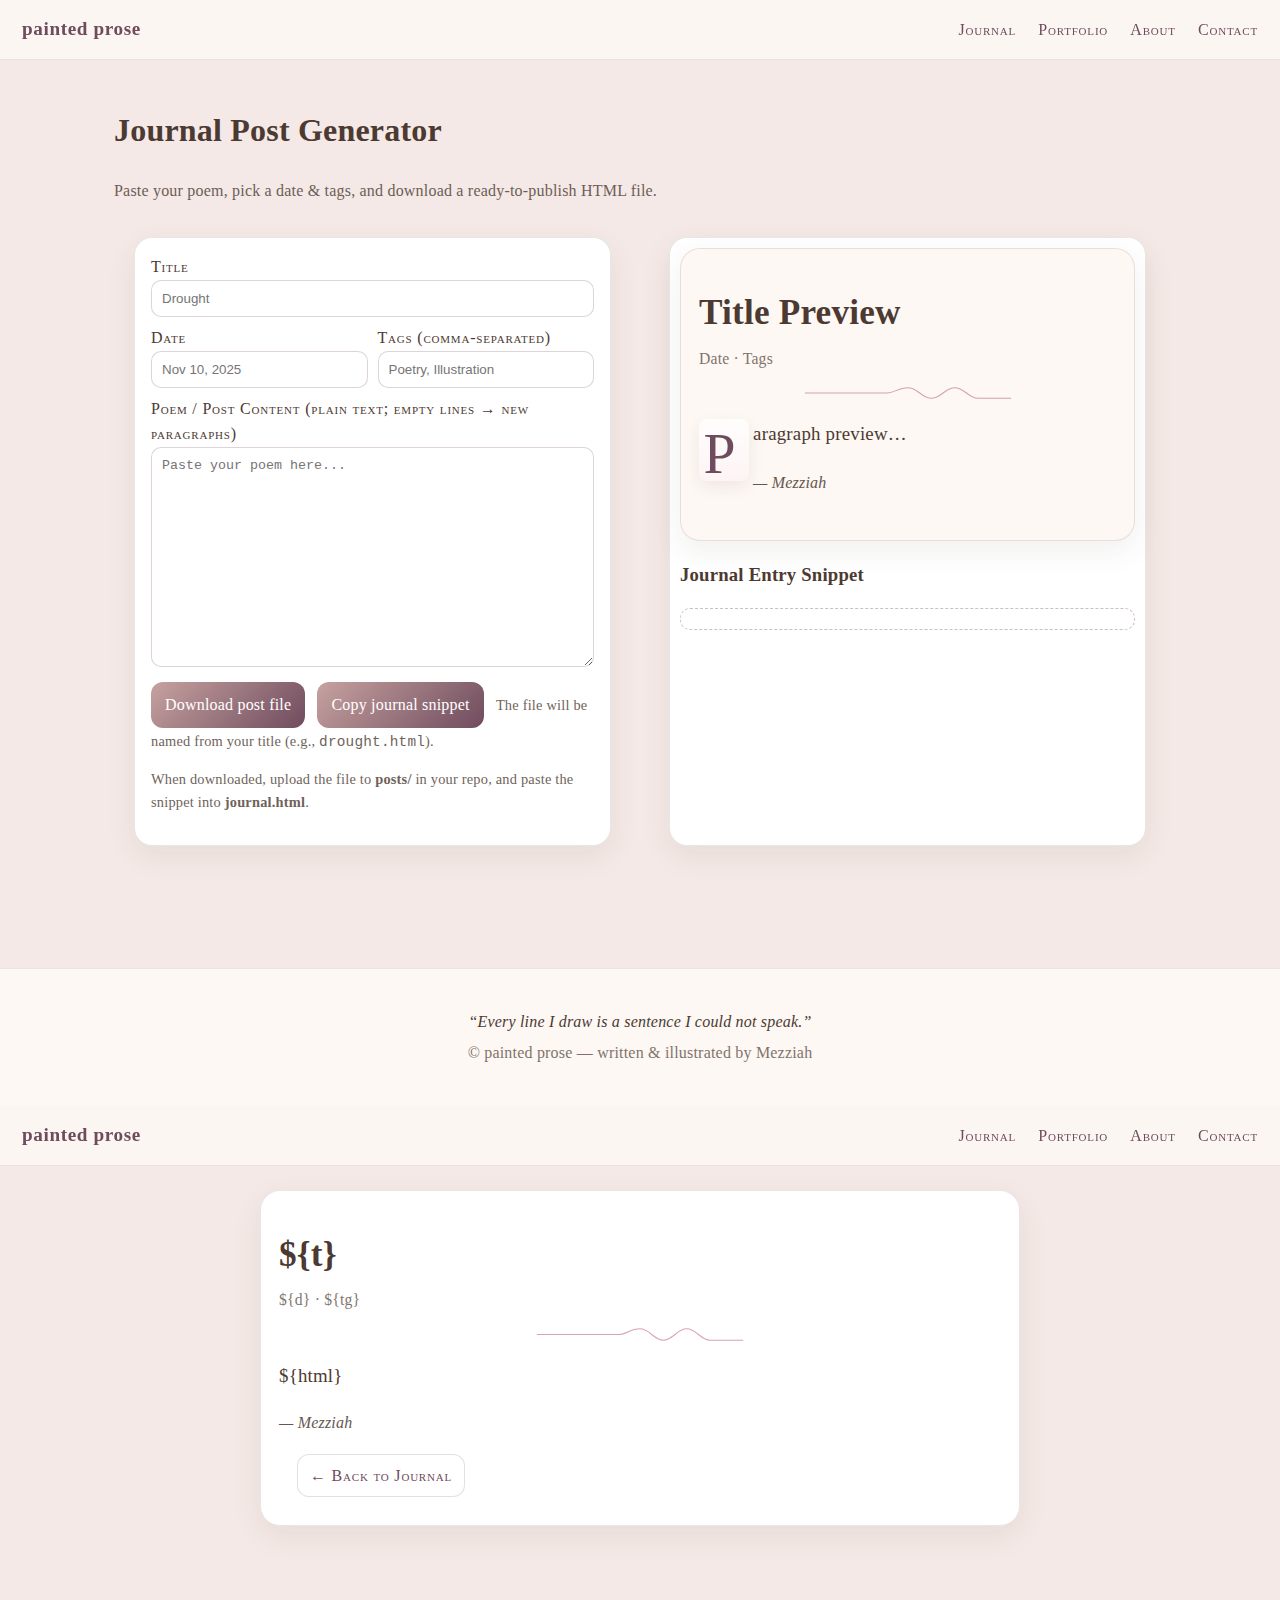
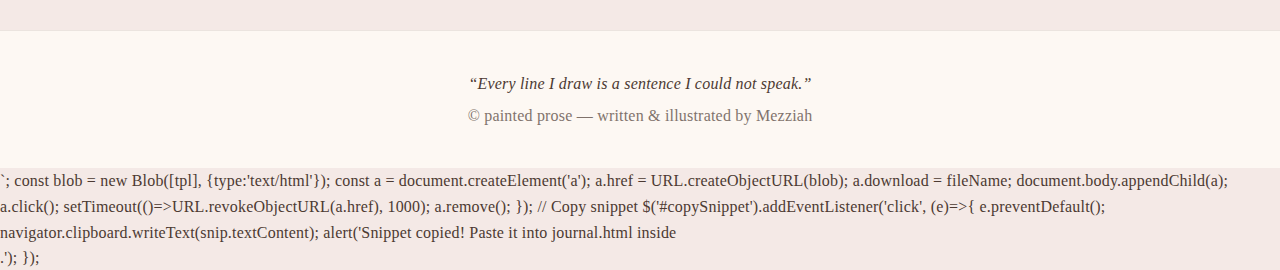
<file: posts/post-maker.html>
<!doctype html>
<html lang="en">
<head>
  <meta charset="UTF-8" />
  <meta name="viewport" content="width=device-width, initial-scale=1" />
  <title>Post Generator — painted prose</title>
  <link rel="stylesheet" href="../styles.css" />
  <link rel="stylesheet" href="../styles-addendum.css" />
  <style>
    :root{--panel:#fff}
    body{background:var(--bg)}
    .wrap{max-width:1100px;margin:0 auto;padding:20px}
    .tool{display:grid;grid-template-columns:1fr 1fr;gap:18px}
    .card{background:var(--panel)}
    label{display:block;margin-bottom:8px;font-variant:small-caps;letter-spacing:.8px}
    input, textarea{width:100%;padding:10px;border:1px solid rgba(90,42,58,.2);border-radius:10px;background:#fff}
    textarea{min-height:220px}
    .row{display:grid;grid-template-columns:1fr 1fr;gap:10px}
    .btn{display:inline-block;background:linear-gradient(135deg,var(--rose),var(--plum));color:#fff;padding:10px 14px;border-radius:12px;margin-right:8px}
    .small{font-size:.9rem;opacity:.8}
    .preview{padding:10px}
    .snippet{white-space:pre; background: #fff; border:1px dashed rgba(90,42,58,.3); padding:10px; border-radius:10px; font-family: ui-monospace, SFMono-Regular, Menlo, monospace; font-size:.9rem}
    @media(max-width:900px){ .tool{grid-template-columns:1fr} }
  </style>
</head>
<body class="page tools">
  <header class="site-header">
    <a class="brand" href="../index.html"><span class="brand-text">painted prose</span></a>
    <nav class="nav">
      <a href="../journal.html">Journal</a>
      <a href="../portfolio.html">Portfolio</a>
      <a href="../about.html">About</a>
      <a href="../contact.html">Contact</a>
    </nav>
  </header>

  <main class="wrap">
    <h1>Journal Post Generator</h1>
    <p class="subhead">Paste your poem, pick a date & tags, and download a ready-to-publish HTML file.</p>

    <section class="tool">
      <div class="card" style="padding:16px">
        <label>Title<input id="title" placeholder="Drought"></label>
        <div class="row">
          <label>Date<input id="date" placeholder="Nov 10, 2025"></label>
          <label>Tags (comma‑separated)<input id="tags" placeholder="Poetry, Illustration"></label>
        </div>
        <label>Poem / Post Content (plain text; empty lines → new paragraphs)
          <textarea id="content" placeholder="Paste your poem here..."></textarea>
        </label>
        <div style="margin-top:8px">
          <a class="btn" id="download">Download post file</a>
          <a class="btn" id="copySnippet">Copy journal snippet</a>
          <span class="small">The file will be named from your title (e.g., <code>drought.html</code>).</span>
        </div>
        <p class="small">When downloaded, upload the file to <strong>posts/</strong> in your repo, and paste the snippet into <strong>journal.html</strong>.</p>
      </div>

      <div class="card preview">
        <article class="post">
          <h2 class="post-title" id="p-title">Title Preview</h2>
          <div class="post-meta" id="p-meta">Date · Tags</div>
          <img class="ornament" src="../assets/ornaments/divider.svg" alt="divider"/>
          <section class="content" id="p-content"><p>Paragraph preview…</p></section>
          <p class="signature">— Mezziah</p>
        </article>
        <h3>Journal Entry Snippet</h3>
        <pre class="snippet" id="snip"></pre>
      </div>
    </section>
  </main>

  <footer class="site-footer">
    <p class="footer-quote">“Every line I draw is a sentence I could not speak.”</p>
    <p class="footer-small">© <span id="year"></span> painted prose — written & illustrated by Mezziah</p>
  </footer>

  <script>
    const $ = (sel)=>document.querySelector(sel);
    const title = $('#title'), date = $('#date'), tags = $('#tags'), content = $('#content');
    const pTitle = $('#p-title'), pMeta = $('#p-meta'), pContent = $('#p-content'), snip = $('#snip');
    const slugify = (s)=> s.toLowerCase().trim().replace(/[^a-z0-9\s-]/g,'').replace(/\s+/g,'-').replace(/-+/g,'-');
    const escapeHTML = s => s.replace(/[&<>]/g, m => ({'&':'&amp;','<':'&lt;','>':'&gt;'}[m]));

    function toParagraphs(txt){
      const parts = txt.split(/\n\s*\n/).map(x=>x.trim()).filter(Boolean);
      return parts.map(p=>`<p>${escapeHTML(p).replace(/\n/g,'<br>')}</p>`).join('\n');
    }
    function update(){
      const t = title.value || 'Untitled';
      const d = date.value || new Date().toLocaleDateString(undefined,{year:'numeric',month:'short',day:'numeric'});
      const tg = tags.value || 'Poetry';
      const html = toParagraphs(content.value || 'Write something tender and a little feral.');
      pTitle.textContent = t;
      pMeta.textContent = d + ' · ' + tg;
      pContent.innerHTML = html;

      const fileName = slugify(t) + '.html';
      snip.textContent = `<article class="entry card" data-tags="${tg}">
  <div class="entry-media placeholder"></div>
  <div class="entry-body">
    <h2 class="entry-title"><a href="posts/${fileName}">${t}</a></h2>
    <p class="entry-excerpt">` + (content.value.split('\n')[0] || '…') + `</p>
    <div class="entry-meta"><time>${d}</time> · <span>`+ (tg.split(',')[0]||'') + `</span></div>
  </div>
</article>`;
      return {t,d,tg,html,fileName};
    }
    ['input','keyup','change'].forEach(ev=>{
      [title,date,tags,content].forEach(el=> el.addEventListener(ev, update));
    });
    update();

    // Build downloadable post file
    $('#download').addEventListener('click', (e)=>{
      e.preventDefault();
      const {t,d,tg,html,fileName} = update();
      const tpl = `<!doctype html>
<html lang="en">
<head>
  <meta charset="UTF-8" />
  <meta name="viewport" content="width=device-width, initial-scale=1" />
  <title>${t} — painted prose</title>
  <link rel="stylesheet" href="../styles.css" />
  <link rel="stylesheet" href="../styles-addendum.css" />
  <script defer src="../script.js"></script>
</head>
<body class="page post-page">
  <header class="site-header">
    <a class="brand" href="../index.html"><span class="brand-text">painted prose</span></a>
    <nav class="nav">
      <a href="../journal.html">Journal</a>
      <a href="../portfolio.html">Portfolio</a>
      <a href="../about.html">About</a>
      <a href="../contact.html">Contact</a>
    </nav>
  </header>
  <main>
    <article class="post card">
      <h1 class="post-title">${t}</h1>
      <div class="post-meta">${d} · ${tg}</div>
      <img class="ornament" src="../assets/ornaments/divider.svg" alt="divider"/>
      <section class="content">
${html}
      </section>
      <p class="signature">— Mezziah</p>
      <div class="nav"><a href="../journal.html">← Back to Journal</a><span></span></div>
    </article>
  </main>
  <footer class="site-footer">
    <p class="footer-quote">“Every line I draw is a sentence I could not speak.”</p>
    <p class="footer-small">© <span id="year"></span> painted prose — written & illustrated by Mezziah</p>
  </footer>
</body>
</html>`;
      const blob = new Blob([tpl], {type:'text/html'});
      const a = document.createElement('a');
      a.href = URL.createObjectURL(blob);
      a.download = fileName;
      document.body.appendChild(a);
      a.click();
      setTimeout(()=>URL.revokeObjectURL(a.href), 1000);
      a.remove();
    });

    // Copy snippet
    $('#copySnippet').addEventListener('click', (e)=>{
      e.preventDefault();
      navigator.clipboard.writeText(snip.textContent);
      alert('Snippet copied! Paste it into journal.html inside <section class="entries">.');
    });
  </script>
</body>
</html>
</file>
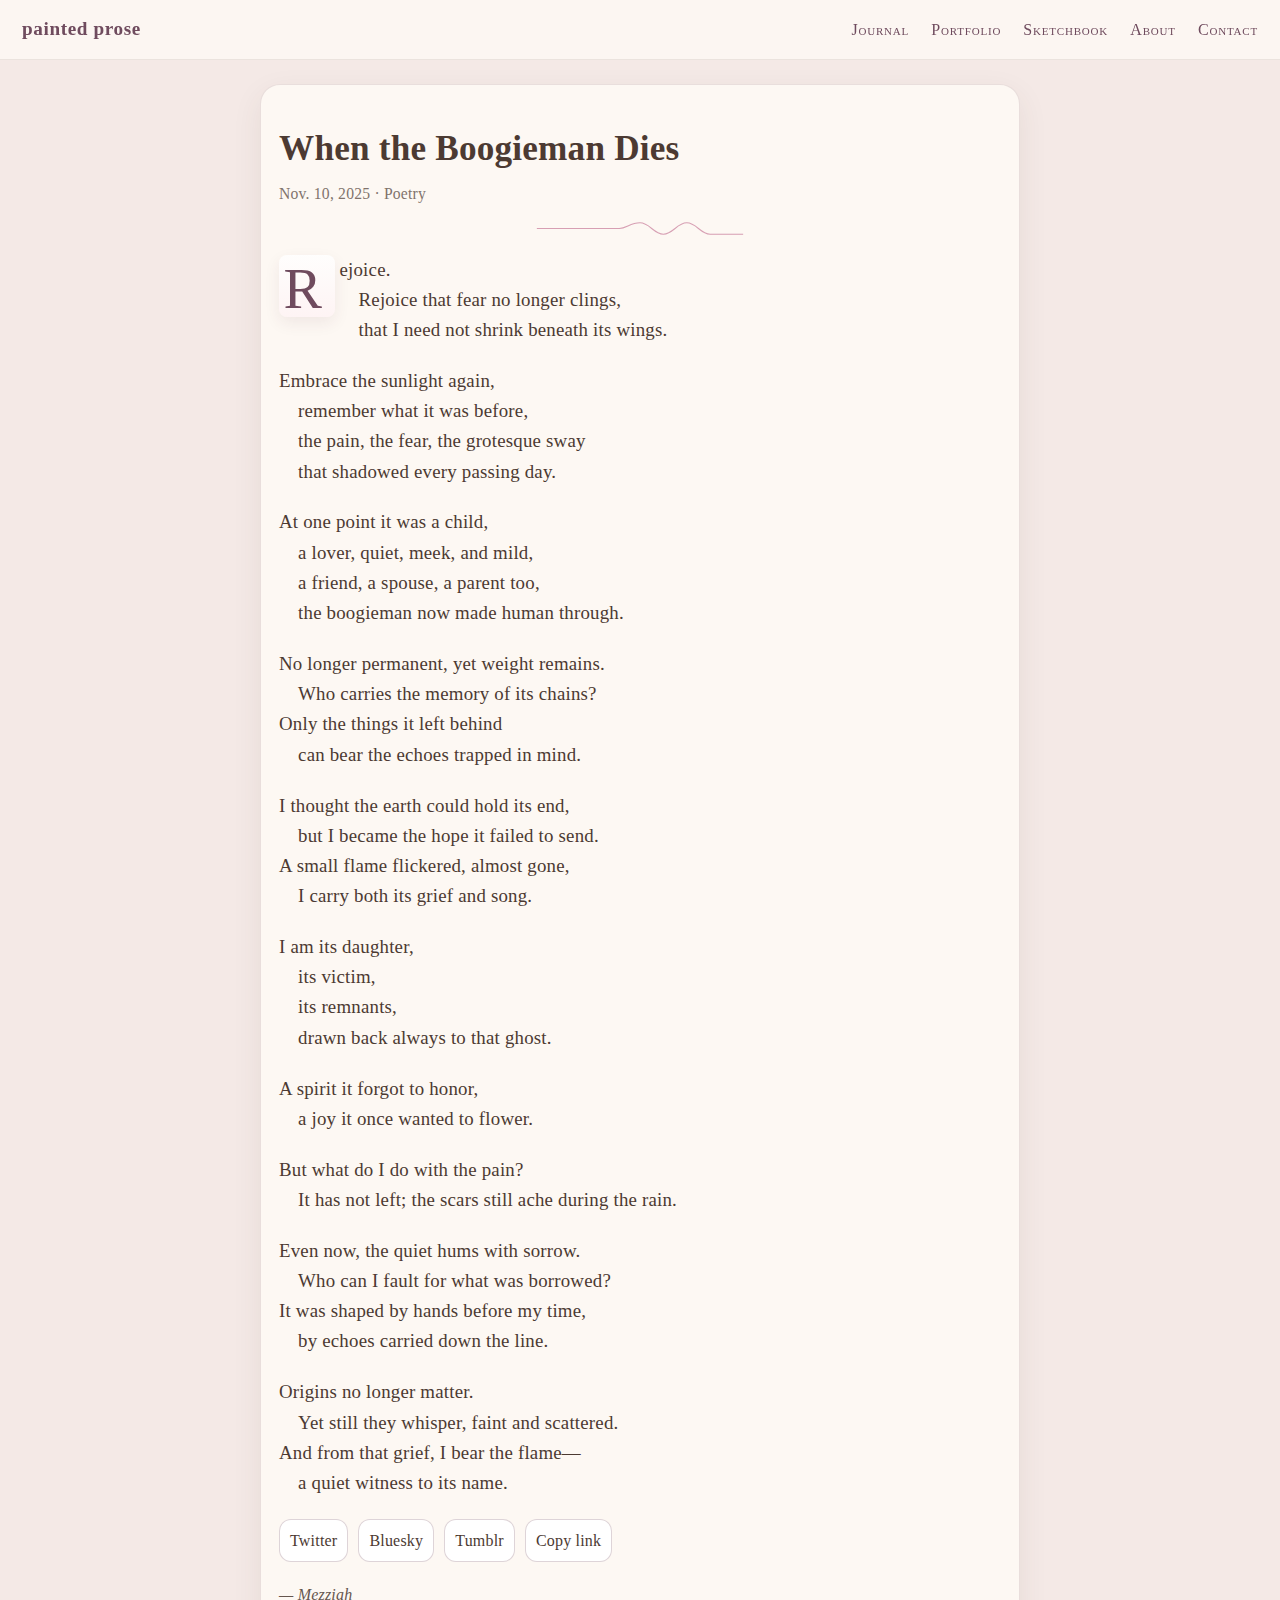
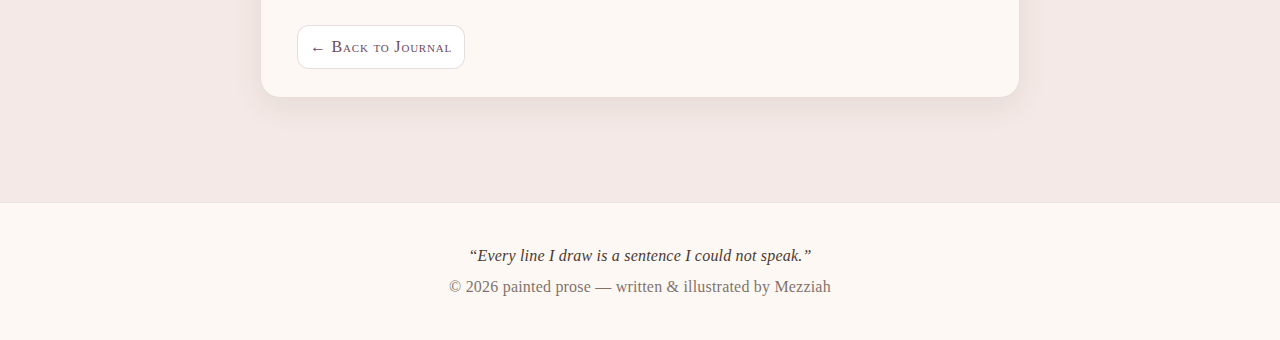
<file: posts/when-the-boogieman-dies.html>
<!doctype html>
<html lang="en">
<head>
  <meta charset="UTF-8" />
  <meta name="viewport" content="width=device-width, initial-scale=1" />
  <title>When the Boogieman Dies — painted prose</title>
  <link rel="stylesheet" href="../styles.css" />
  <link rel="stylesheet" href="../styles-addendum.css" />
  <link rel="stylesheet" href="../share.css" />
  <script defer src="../script.js"></script>
  <script defer src="../share.js"></script>
</head>
<body class="page post-page">
  <header class="site-header">
    <a class="brand" href="../index.html"><span class="brand-text">painted prose</span></a>
    <nav class="nav">
      <a href="../journal.html">Journal</a>
      <a href="../portfolio.html">Portfolio</a>
      <a href="../sketchbook.html">Sketchbook</a>
      <a href="../about.html">About</a>
      <a href="../contact.html">Contact</a>
    </nav>
  </header>

  <main>
    <article class="post card">
      <h1 class="post-title">When the Boogieman Dies</h1>
      <div class="post-meta">Nov. 10, 2025 · Poetry</div>
      <img class="ornament" src="../assets/ornaments/divider.svg" alt="divider" />

      <section class="content">
        <p>Rejoice.<br> Rejoice that fear no longer clings,<br> that I need not shrink beneath its wings.</p>
        <p>Embrace the sunlight again,<br> remember what it was before,<br> the pain, the fear, the grotesque sway<br> that shadowed every passing day.</p>
        <p>At one point it was a child,<br> a lover, quiet, meek, and mild,<br> a friend, a spouse, a parent too,<br> the boogieman now made human through.</p>
        <p>No longer permanent, yet weight remains.<br> Who carries the memory of its chains?<br>Only the things it left behind<br> can bear the echoes trapped in mind.</p>
        <p>I thought the earth could hold its end,<br> but I became the hope it failed to send.<br>A small flame flickered, almost gone,<br> I carry both its grief and song.</p>
        <p>I am its daughter,<br> its victim,<br> its remnants,<br> drawn back always to that ghost.</p>
        <p>A spirit it forgot to honor,<br> a joy it once wanted to flower.</p>
        <p>But what do I do with the pain?<br> It has not left; the scars still ache during the rain.</p>
        <p>Even now, the quiet hums with sorrow.<br> Who can I fault for what was borrowed?<br>It was shaped by hands before my time,<br> by echoes carried down the line.</p>
        <p>Origins no longer matter.<br> Yet still they whisper, faint and scattered.<br>And from that grief, I bear the flame—<br> a quiet witness to its name.</p>
      </section>

      <div class="share" data-url="" data-title="When the Boogieman Dies">
        <a data-share="twitter" class="share-btn" href="#" target="_blank" rel="noopener">Twitter</a>
        <a data-share="bluesky" class="share-btn" href="#" target="_blank" rel="noopener">Bluesky</a>
        <a data-share="tumblr" class="share-btn" href="#" target="_blank" rel="noopener">Tumblr</a>
        <a data-share="copy" class="share-btn" href="#">Copy link</a>
      </div>

      <p class="signature">— Mezziah</p>
      <div class="nav">
        <a href="../journal.html">← Back to Journal</a>
      </div>
    </article>
  </main>

  <footer class="site-footer">
    <p class="footer-quote">“Every line I draw is a sentence I could not speak.”</p>
    <p class="footer-small">© <span id="year"></span> painted prose — written & illustrated by Mezziah</p>
  </footer>
</body>
</html>
</file>
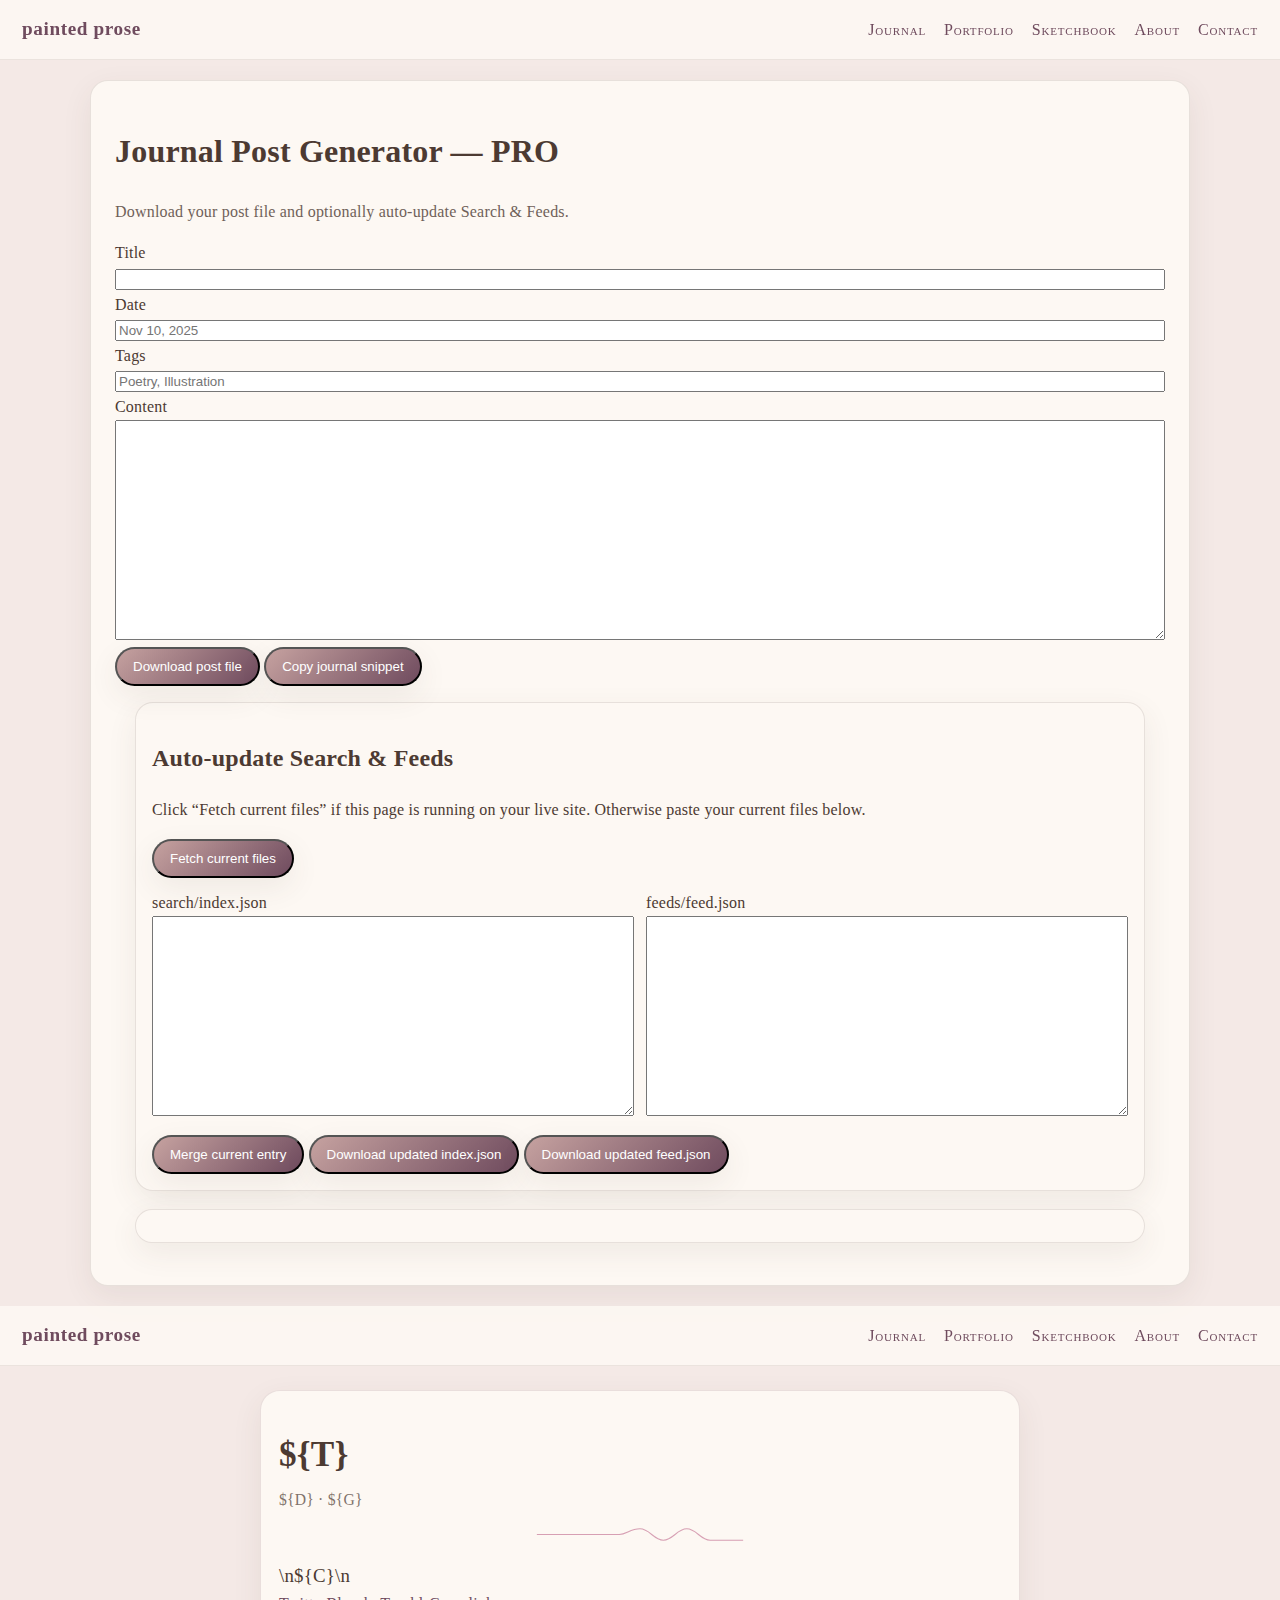
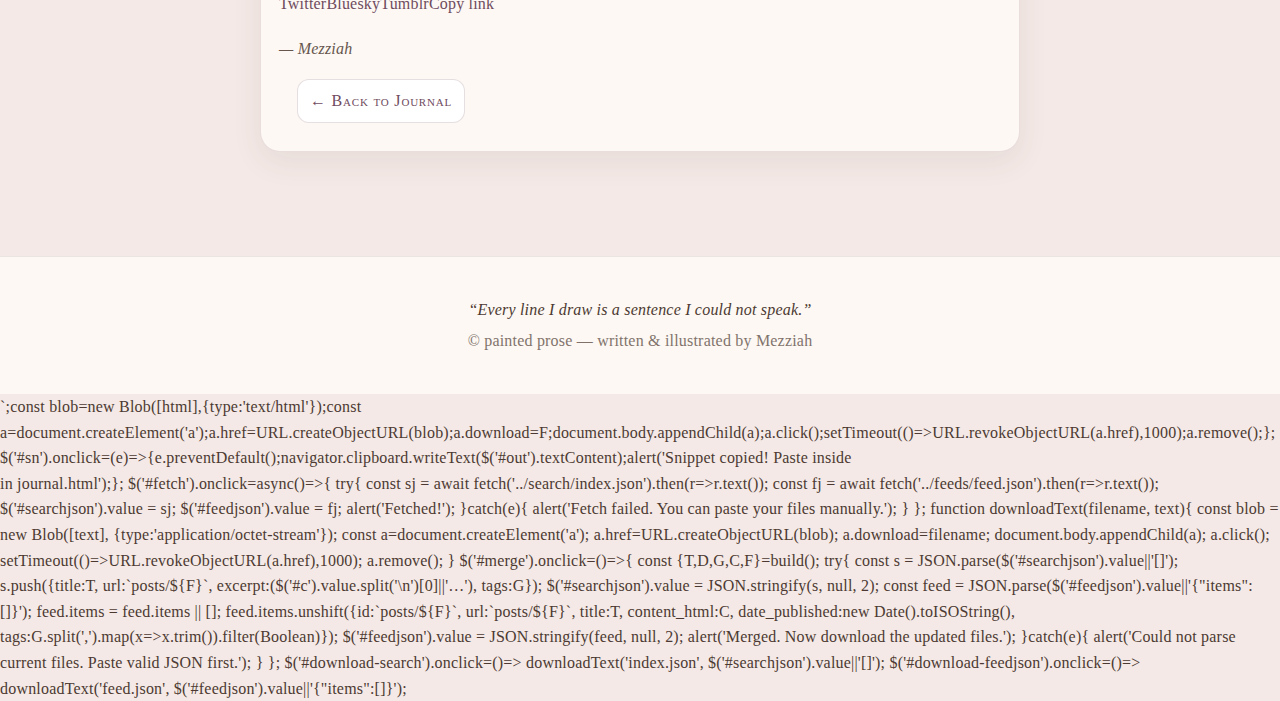
<file: tools/post-maker-pro.html>
<!doctype html><html lang="en"><head>
<meta charset="UTF-8"/><meta name="viewport" content="width=device-width, initial-scale=1"/>
<title>Post Generator PRO — painted prose</title>
<link rel="stylesheet" href="../styles.css"/><link rel="stylesheet" href="../styles-addendum.css"/>
</head><body class="page tools">
<header class="site-header"><a class="brand" href="../index.html"><span class="brand-text">painted prose</span></a>
<nav class="nav"><a href="../journal.html">Journal</a><a href="../portfolio.html">Portfolio</a><a href="../sketchbook.html">Sketchbook</a><a href="../about.html">About</a><a href="../contact.html">Contact</a></nav></header>
<main class="card" style="max-width:1100px;margin:20px auto">
<h1>Journal Post Generator — PRO</h1>
<p class="subhead">Download your post file and optionally auto-update Search & Feeds.</p>
<section>
  <label>Title <input id="t" style="width:100%"></label>
  <label>Date <input id="d" placeholder="Nov 10, 2025" style="width:100%"></label>
  <label>Tags <input id="g" placeholder="Poetry, Illustration" style="width:100%"></label>
  <label>Content<textarea id="c" style="width:100%;min-height:220px"></textarea></label>
  <button class="cta" id="dl">Download post file</button>
  <button class="cta" id="sn">Copy journal snippet</button>
</section>

<section class="card" style="margin-top:16px">
  <h2>Auto-update Search & Feeds</h2>
  <p>Click “Fetch current files” if this page is running on your live site. Otherwise paste your current files below.</p>
  <button class="cta" id="fetch">Fetch current files</button>
  <div class="grid" style="display:grid;grid-template-columns:1fr 1fr;gap:12px;margin-top:12px">
    <div><label>search/index.json<textarea id="searchjson" style="width:100%;min-height:200px"></textarea></label></div>
    <div><label>feeds/feed.json<textarea id="feedjson" style="width:100%;min-height:200px"></textarea></label></div>
  </div>
  <div style="margin-top:12px">
    <button class="cta" id="merge">Merge current entry</button>
    <button class="cta" id="download-search">Download updated index.json</button>
    <button class="cta" id="download-feedjson">Download updated feed.json</button>
  </div>
</section>

<pre id="out" class="card" style="white-space:pre-wrap;margin-top:16px"></pre>
</main>
<script>
const $=s=>document.querySelector(s);
const esc=s=>s.replace(/[&<>]/g,m=>({'&':'&amp;','<':'&lt;','>':'&gt;'}[m]));
const slug=s=>s.toLowerCase().trim().replace(/[^a-z0-9\s-]/g,'').replace(/\s+/g,'-').replace(/-+/g,'-');
const paras=t=>t.split(/\n\s*\n/).map(x=>x.trim()).filter(Boolean).map(p=>`<p>${esc(p).replace(/\n/g,'<br>')}</p>`).join('\n');
function build(){
  const T=$('#t').value||'Untitled', D=$('#d').value||new Date().toLocaleDateString(undefined,{year:'numeric',month:'short',day:'numeric'});
  const G=$('#g').value||'Poetry', C=paras($('#c').value||'Write something tender and a little feral.'), F=slug(T)+'.html';
  $('#out').textContent = `<article class="entry card" data-tags="${G}">\n  <div class="entry-body">\n    <h2 class="entry-title"><a href="posts/${F}">${T}</a></h2>\n    <p class="entry-excerpt">${($('#c').value.split('\n')[0]||'…')}</p>\n    <div class="entry-meta"><time>${D}</time> · <span>${(G.split(',')[0]||'')}</span></div>\n  </div>\n</article>`;
  return {T,D,G,C,F};
}
$('#dl').onclick=(e)=>{e.preventDefault();const {T,D,G,C,F}=build();const html=`<!doctype html><html lang="en"><head><meta charset="UTF-8"/><meta name="viewport" content="width=device-width, initial-scale=1"/><title>${T} — painted prose</title><link rel="stylesheet" href="../styles.css"/><link rel="stylesheet" href="../styles-addendum.css"/><link rel="stylesheet" href="../share.css"/><script defer src="../script.js"></script><script defer src="../share.js"></script></head><body class="page post-page"><header class="site-header"><a class="brand" href="../index.html"><span class="brand-text">painted prose</span></a><nav class="nav"><a href="../journal.html">Journal</a><a href="../portfolio.html">Portfolio</a><a href="../sketchbook.html">Sketchbook</a><a href="../about.html">About</a><a href="../contact.html">Contact</a></nav></header><main><article class="post card"><h1 class="post-title">${T}</h1><div class="post-meta">${D} · ${G}</div><img class="ornament" src="../assets/ornaments/divider.svg" alt="divider"/><section class="content">\n${C}\n</section><div class="share" data-url="" data-title="${T}"><a data-share="twitter" class="share-btn" href="#" target="_blank" rel="noopener">Twitter</a><a data-share="bluesky" class="share-btn" href="#" target="_blank" rel="noopener">Bluesky</a><a data-share="tumblr" class="share-btn" href="#" target="_blank" rel="noopener">Tumblr</a><a data-share="copy" class="share-btn" href="#">Copy link</a></div><p class="signature">— Mezziah</p><div class="nav"><a href="../journal.html">← Back to Journal</a><span></span></div></article></main><footer class="site-footer"><p class="footer-quote">“Every line I draw is a sentence I could not speak.”</p><p class="footer-small">© <span id="year"></span> painted prose — written & illustrated by Mezziah</p></footer></body></html>`;const blob=new Blob([html],{type:'text/html'});const a=document.createElement('a');a.href=URL.createObjectURL(blob);a.download=F;document.body.appendChild(a);a.click();setTimeout(()=>URL.revokeObjectURL(a.href),1000);a.remove();};
$('#sn').onclick=(e)=>{e.preventDefault();navigator.clipboard.writeText($('#out').textContent);alert('Snippet copied! Paste inside <section class="entries"> in journal.html');};

$('#fetch').onclick=async()=>{
  try{
    const sj = await fetch('../search/index.json').then(r=>r.text());
    const fj = await fetch('../feeds/feed.json').then(r=>r.text());
    $('#searchjson').value = sj; $('#feedjson').value = fj;
    alert('Fetched!');
  }catch(e){ alert('Fetch failed. You can paste your files manually.'); }
};

function downloadText(filename, text){
  const blob = new Blob([text], {type:'application/octet-stream'});
  const a=document.createElement('a'); a.href=URL.createObjectURL(blob); a.download=filename; document.body.appendChild(a); a.click(); setTimeout(()=>URL.revokeObjectURL(a.href),1000); a.remove();
}

$('#merge').onclick=()=>{
  const {T,D,G,C,F}=build();
  try{
    const s = JSON.parse($('#searchjson').value||'[]');
    s.push({title:T, url:`posts/${F}`, excerpt:($('#c').value.split('\n')[0]||'…'), tags:G});
    $('#searchjson').value = JSON.stringify(s, null, 2);
    const feed = JSON.parse($('#feedjson').value||'{"items":[]}');
    feed.items = feed.items || [];
    feed.items.unshift({id:`posts/${F}`, url:`posts/${F}`, title:T, content_html:C, date_published:new Date().toISOString(), tags:G.split(',').map(x=>x.trim()).filter(Boolean)});
    $('#feedjson').value = JSON.stringify(feed, null, 2);
    alert('Merged. Now download the updated files.');
  }catch(e){
    alert('Could not parse current files. Paste valid JSON first.');
  }
};

$('#download-search').onclick=()=> downloadText('index.json', $('#searchjson').value||'[]');
$('#download-feedjson').onclick=()=> downloadText('feed.json', $('#feedjson').value||'{"items":[]}');
</script>
</body></html>
</file>
<file: styles.css>
:root{
  --bg:#F4E9E6;           /* blush parchment */
  --bg-2:#FDF8F3;         /* antique ivory */
  --ink:#4C3A32;          /* ink brown */
  --rose:#C6A2A0;         /* old rose */
  --plum:#6F4B5E;         /* dusk plum */
  --gold:#BFA980;         /* gilt edge */
  --shadow: 0 10px 30px rgba(76,58,50,.08);
}

*{box-sizing:border-box}
html,body{margin:0;padding:0}
body{
  font-family:'Cormorant Garamond', serif;
  color:var(--ink);
  background:var(--bg);
  line-height:1.6;
  letter-spacing:.2px;
}

a{color:var(--plum);text-decoration:none}
a:hover{text-decoration:underline}

.site-header{
  position:sticky;top:0;z-index:10;
  display:flex;align-items:center;justify-content:space-between;
  padding:14px 22px;background:rgba(253,248,243,.85);backdrop-filter: blur(6px);
  border-bottom:1px solid rgba(76,58,50,.1);
}
.brand{font-family:'Playfair Display', serif;font-size:1.2rem;font-weight:600;letter-spacing:.6px}
.brand-line{display:block;line-height:1}
.nav a{margin-left:18px;font-variant:small-caps;letter-spacing:.8px}

.site-footer{
  margin-top:80px;padding:40px 20px;text-align:center;
  background:var(--bg-2);border-top:1px solid rgba(76,58,50,.1)
}
.footer-quote{font-style:italic;margin:0 0 6px}
.footer-small{opacity:.7;margin:0}

.page main{max-width:1100px;margin:0 auto;padding:24px}

.hero{
  position:relative;
  display:flex;align-items:center;justify-content:center;
  min-height:70vh;background:var(--bg-2);
  border-radius:24px;margin:20px;padding:20px;
  box-shadow:var(--shadow);
}
.hero-title{
  font-family:'Playfair Display', serif;font-size:3rem;margin:0 0 8px;
  letter-spacing:1px;
}
.tagline{margin:0 0 18px;opacity:.85}
.cta{
  display:inline-block;background:linear-gradient(135deg, var(--rose), var(--plum));
  color:#fff;padding:10px 16px;border-radius:999px;box-shadow:var(--shadow);
}
.cta:hover{transform:translateY(-1px)}

.hero-vignette{
  position:absolute;inset:0;border-radius:24px;
  box-shadow:inset 0 0 160px rgba(0,0,0,.08);
  pointer-events:none;
}

.tiles{
  display:grid;grid-template-columns:repeat(auto-fit,minmax(260px,1fr));
  gap:18px;margin:24px 20px 0;
}
.tile{
  background:var(--bg-2);border:1px solid rgba(76,58,50,.08);border-radius:18px;
  padding:18px;box-shadow:var(--shadow);
}
.tile h2{margin:4px 0 6px;font-family:'Playfair Display', serif}
.tile .link{display:inline-block;margin-top:6px}

.page-header{margin:10px 20px 20px}
.page-header h1{font-family:'Playfair Display', serif;margin:0}
.subhead{opacity:.8;margin-top:6px}

.card{
  background:var(--bg-2);
  border:1px solid rgba(76,58,50,.12);
  border-radius:18px;box-shadow:var(--shadow);
  padding:16px;margin:18px 20px;
}

.entries{display:grid;gap:14px}
.entry{display:grid;grid-template-columns:180px 1fr;gap:16px;align-items:center}
.entry-media,.gallery-media,.about-portrait,.contact-art{border-radius:14px;background:
  repeating-linear-gradient(135deg, rgba(191,169,128,.15), rgba(191,169,128,.15) 12px, rgba(198,162,160,.15) 12px, rgba(198,162,160,.15) 24px);
  height:140px;
}
.entry-title{font-family:'Playfair Display', serif;margin:.2rem 0}
.entry-excerpt{margin:.2rem 0 .6rem;opacity:.9}
.entry-meta{font-size:.95rem;opacity:.75}

.gallery{
  display:grid;grid-template-columns:repeat(auto-fit,minmax(240px,1fr));gap:16px;
}
.gallery-item{padding:10px}
.gallery-media{height:200px}
figcaption{text-align:center;margin-top:8px;font-size:.95rem;opacity:.9}

.about-wrap{display:grid;grid-template-columns:220px 1fr;gap:20px;align-items:start}
.about-portrait{height:220px}

.contact-wrap{display:grid;grid-template-columns:1fr 320px;gap:18px}
.contact-form label{display:block;margin-bottom:12px}
.contact-form input,.contact-form textarea{
  width:100%;padding:10px;border:1px solid rgba(76,58,50,.2);border-radius:10px;background:#fff
}

.placeholder{display:flex;align-items:center;justify-content:center;color:rgba(76,58,50,.5);font-variant:small-caps}

.fade-in{opacity:0;transform:translateY(8px);animation:fade .9s ease forwards}
@keyframes fade{to{opacity:1;transform:none}}

@media (max-width:800px){
  .entry{grid-template-columns:1fr}
  .about-wrap{grid-template-columns:1fr}
  .contact-wrap{grid-template-columns:1fr}
  .hero-title{font-size:2.4rem}
}
</file>
<file: styles-addendum.css>
.post{max-width:760px;margin:0 auto;padding:28px 18px;background:var(--bg-2);
  border:1px solid rgba(90,42,58,.12);border-radius:20px;box-shadow:var(--shadow)}
.post .post-title{font-family:'Playfair Display',serif;font-size:2.2rem;margin:8px 0 4px}
.post .post-meta{opacity:.7;font-size:.98rem;margin-bottom:10px}
.post .ornament{display:block;margin:14px auto 18px;width:220px;opacity:.8}
.post .content{font-size:1.18rem}
.post .content p{margin:0 0 1.1em}
.post .content p:first-child::first-letter{float:left;font-family:'Playfair Display',serif;
  font-size:3.6rem;line-height:.85;padding:.18em .22em .05em .08em;margin-right:.08em;color:var(--plum);
  background:linear-gradient(180deg,rgba(255,255,255,.8),rgba(255,241,245,.6));border-radius:8px;
  box-shadow:0 6px 16px rgba(90,42,58,.08)}
.post .signature{font-family:'Cormorant Garamond',serif;font-style:italic;opacity:.85;margin-top:1.2rem}
.post .nav{display:flex;justify-content:space-between;gap:12px;margin-top:18px}
.post .nav a{padding:8px 12px;border-radius:12px;border:1px solid rgba(90,42,58,.15);background:#fff}
</file>
<file: assets/motion/animations.css>
/* === Subtle Animations (respect reduced-motion) === */
@media (prefers-reduced-motion: no-preference) {
  /* Card float on hover */
  .card{transition:transform .25s ease, box-shadow .25s ease}
  .card:hover{transform:translateY(-4px); box-shadow: 0 16px 40px rgba(90,42,58,.12)}

  /* Gentle reveal on scroll */
  .reveal{opacity:0; transform:translateY(12px); transition:opacity .6s ease, transform .6s ease}
  .reveal.is-in{opacity:1; transform:none}

  /* Link underline with ink-like sweep */
  a.link, .nav a{position:relative; text-decoration:none}
  a.link::after, .nav a::after{
    content:""; position:absolute; left:0; bottom:-2px; height:2px; width:0; background:linear-gradient(90deg,var(--rose),var(--plum));
    transition:width .35s ease;
  }
  a.link:hover::after, .nav a:hover::after{width:100%}

  /* Hero parallax (very subtle) */
  .hero.hero-banner{transform:translateZ(0)}
  .parallax-in{will-change:background-position}
}

/* Fallback: keep everything static for users who prefer reduced motion */
</file>
<file: share.css>
.share{display:flex;gap:10px;margin-top:12px; align-items:center}
.share button,.share a{border:1px solid rgba(90,42,58,.2);background:#fff;border-radius:12px;padding:8px 10px;cursor:pointer;text-decoration:none;color:var(--ink)}
.share .copied{opacity:.7}
</file>
<file: journal-enhancements.css>
.filter-bar{display:flex;flex-wrap:wrap;gap:8px;margin:0 20px 10px}
.filter-bar .chip{border:1px solid rgba(90,42,58,.2);background:#fff;border-radius:999px;padding:6px 10px;cursor:pointer}
.filter-bar .chip.active{background:linear-gradient(135deg,var(--rose),var(--plum));color:#fff;border-color:transparent}
.pager{display:flex;justify-content:space-between;gap:10px;margin:12px 20px 0}
.pager button{border:1px solid rgba(90,42,58,.2);background:#fff;border-radius:12px;padding:8px 12px;cursor:pointer}
.pager button:disabled{opacity:.4;cursor:not-allowed}
</file>
<file: textures.css>
:root{ --paper-ink:#4b2331; --paper-edge: rgba(90,42,58,.10); }
body.parchment{
  background:
    radial-gradient(1200px 800px at 50% 20%, rgba(255,255,255,.45), rgba(255,241,245,.05) 60%, rgba(255,241,245,0) 70%),
    url('assets/textures/parchment-tile.svg');
  background-size: auto, 240px 240px;
  color: var(--paper-ink);
}
body.parchment .card,
body.parchment .post,
body.parchment .gallery-item,
body.parchment .about-wrap,
body.parchment .contact-wrap{
  background:
    linear-gradient(180deg, rgba(255,255,255,.85), rgba(255,241,245,.78)),
    url('assets/textures/parchment-tile.svg');
  background-size:auto, 240px 240px;
  border-color: var(--paper-edge);
  box-shadow: 0 10px 26px rgba(90,42,58,.10);
}
body.parchment .post,
body.parchment .card{
  -webkit-mask-image: radial-gradient( 150% 120% at 50% 50%, #000 60%, rgba(0,0,0,.92) 70%, rgba(0,0,0,.7) 78%, rgba(0,0,0,.35) 86%, rgba(0,0,0,.1) 92%, transparent 100%);
          mask-image: radial-gradient( 150% 120% at 50% 50%, #000 60%, rgba(0,0,0,.92) 70%, rgba(0,0,0,.7) 78%, rgba(0,0,0,.35) 86%, rgba(0,0,0,.1) 92%, transparent 100%);
}
body.parchment .site-header{ background: rgba(255,241,245,.72); border-bottom-color: rgba(90,42,58,.12); }
</file>
